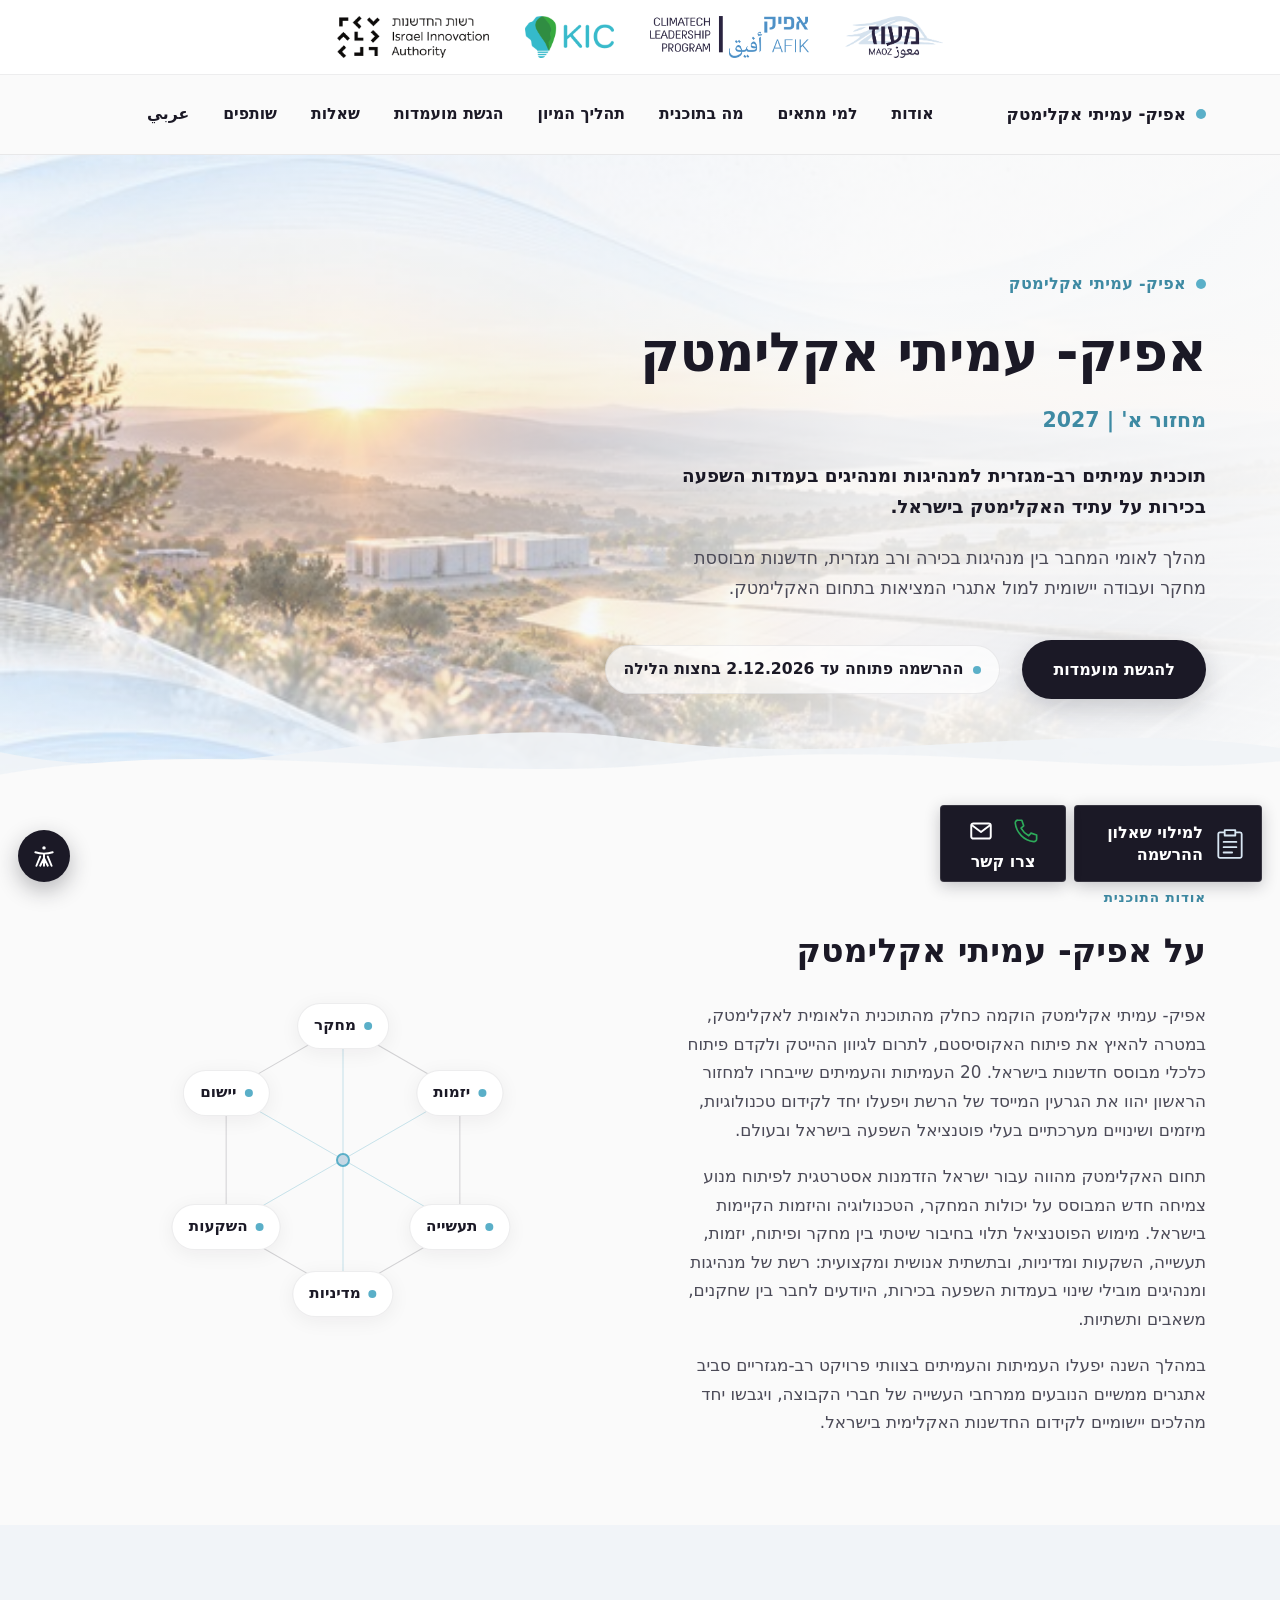
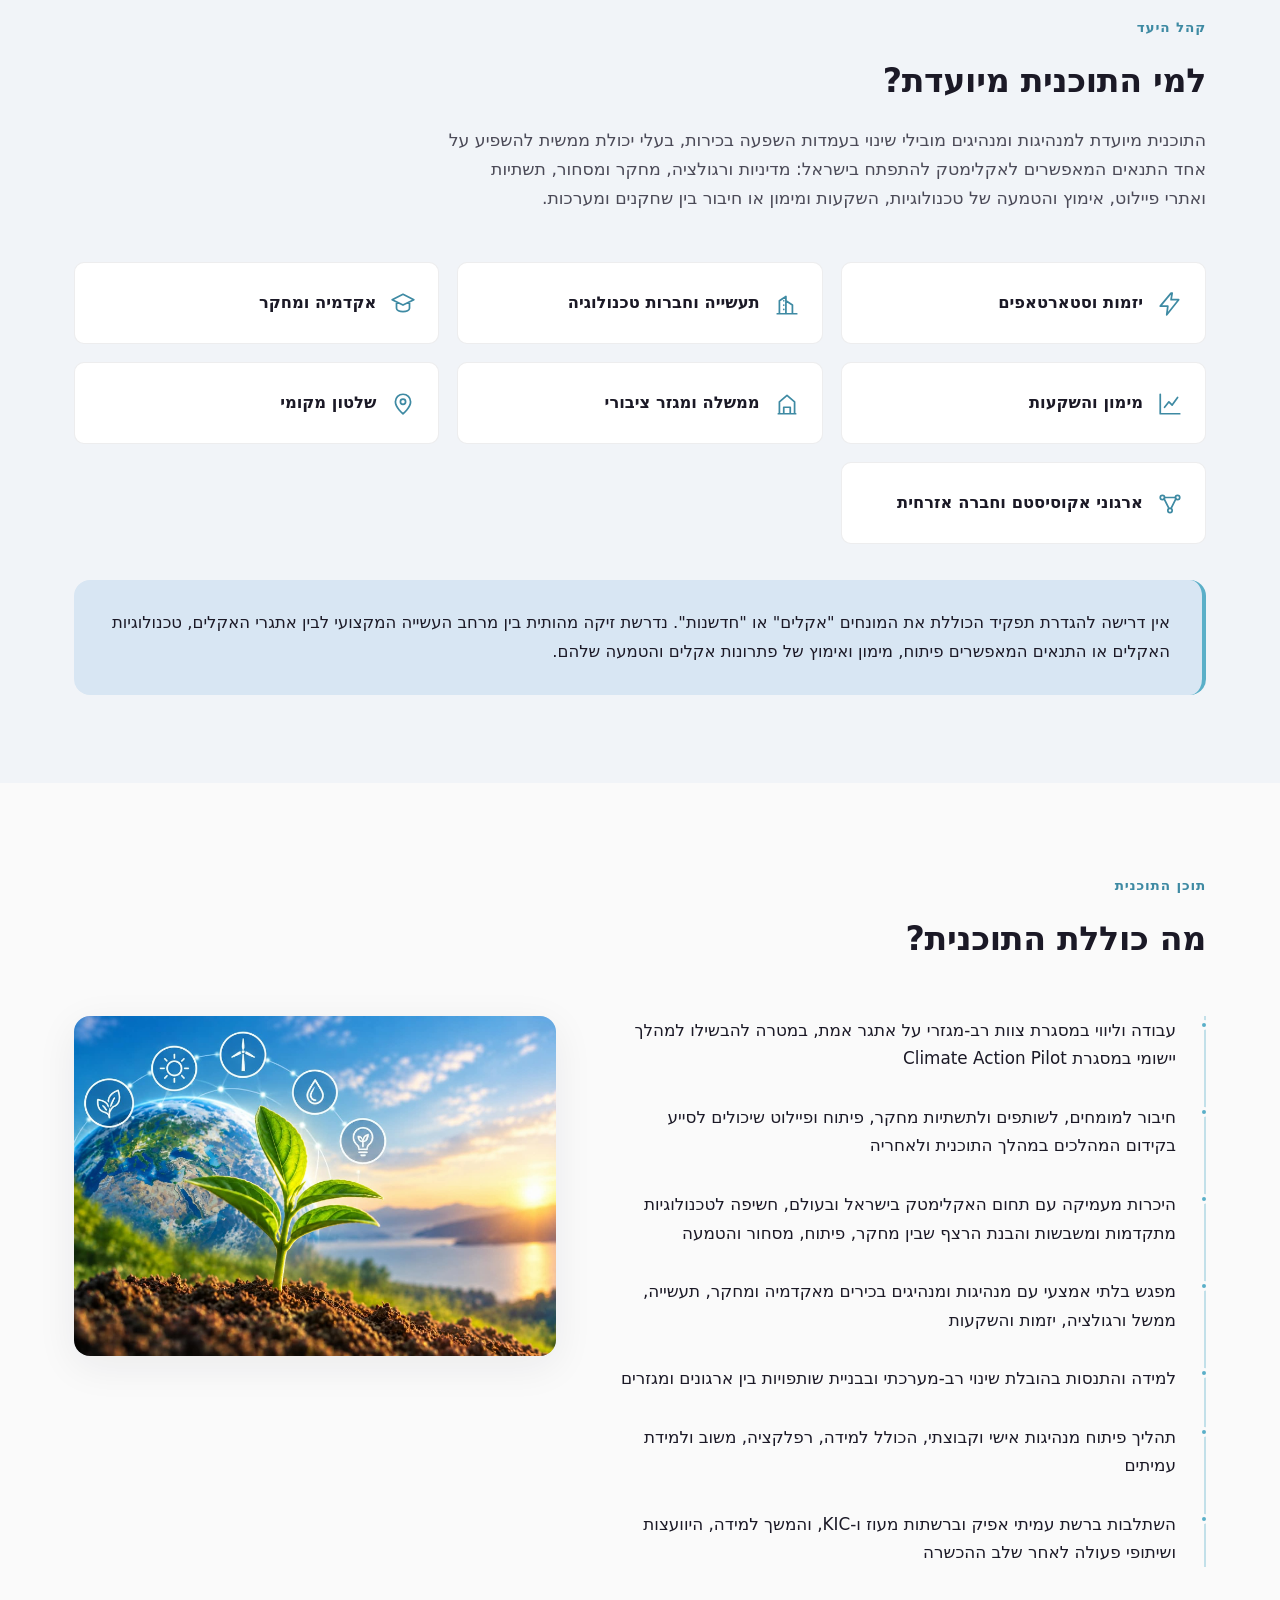
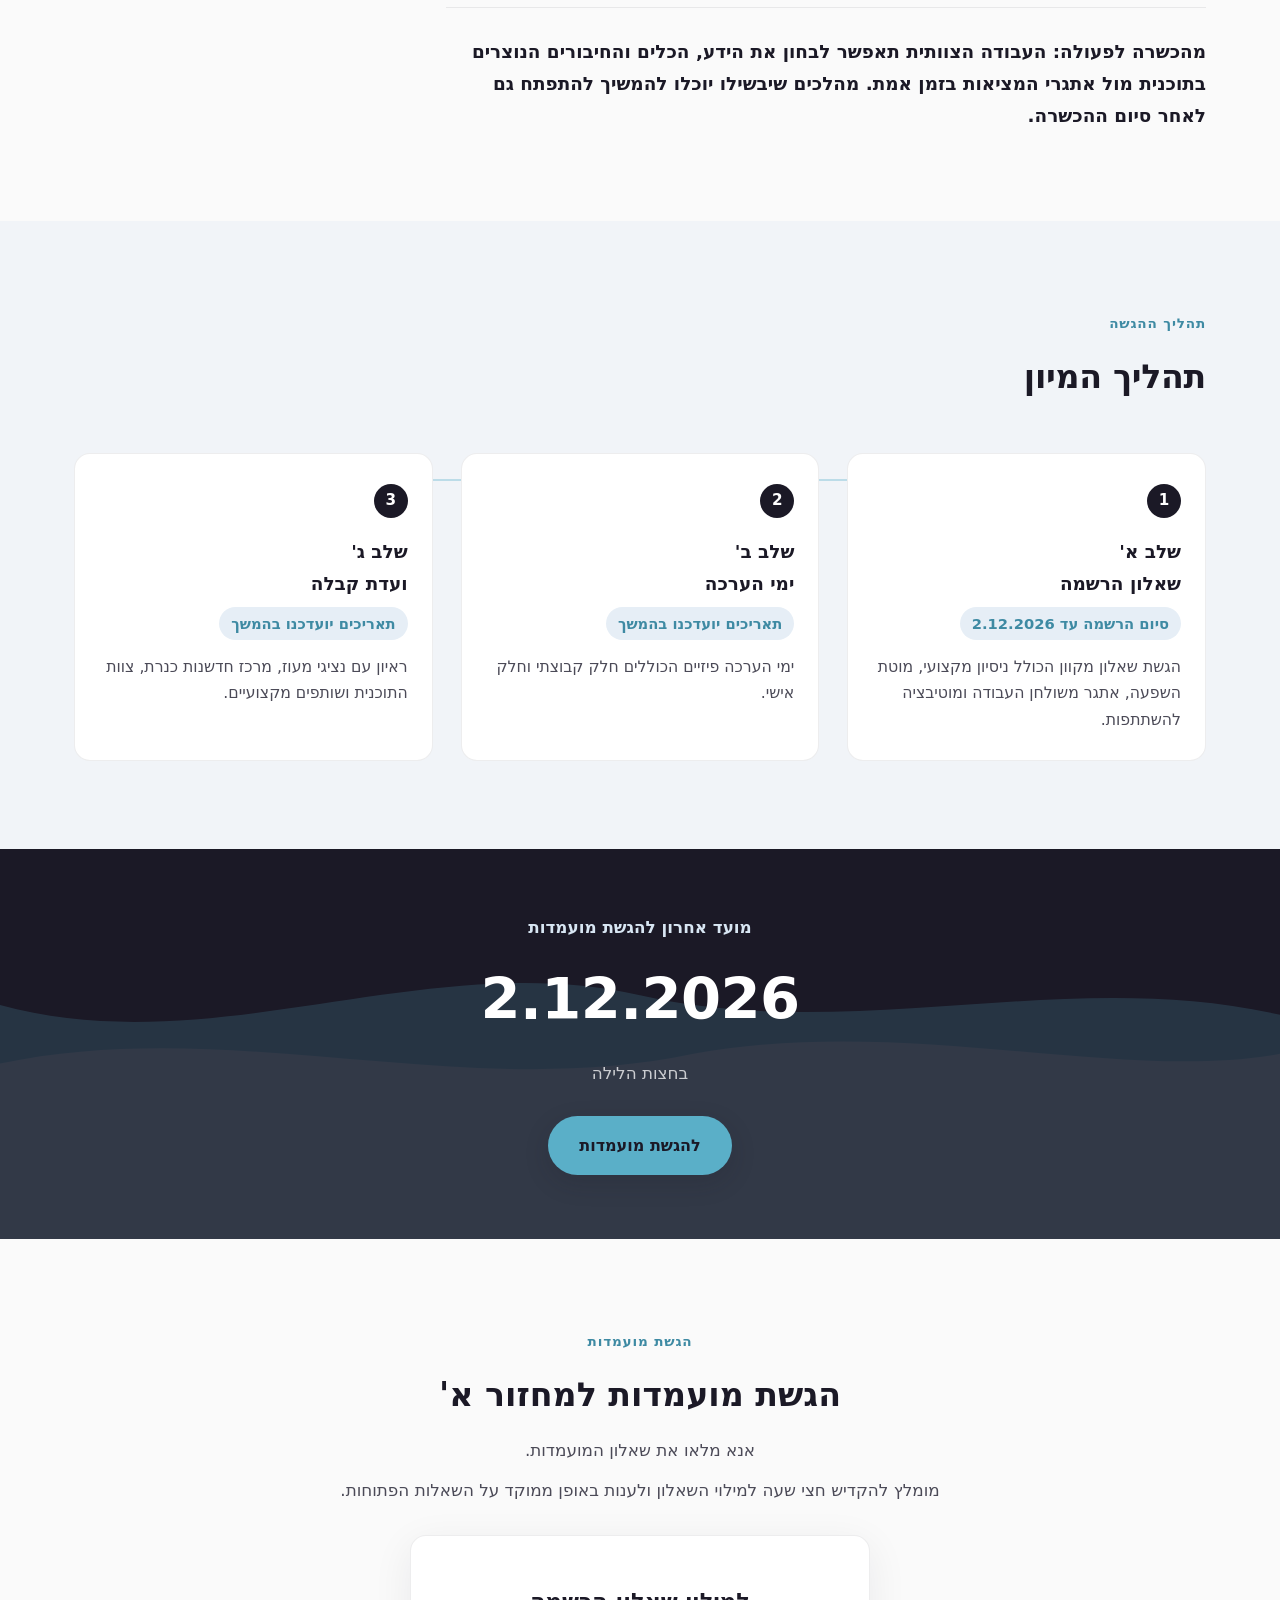
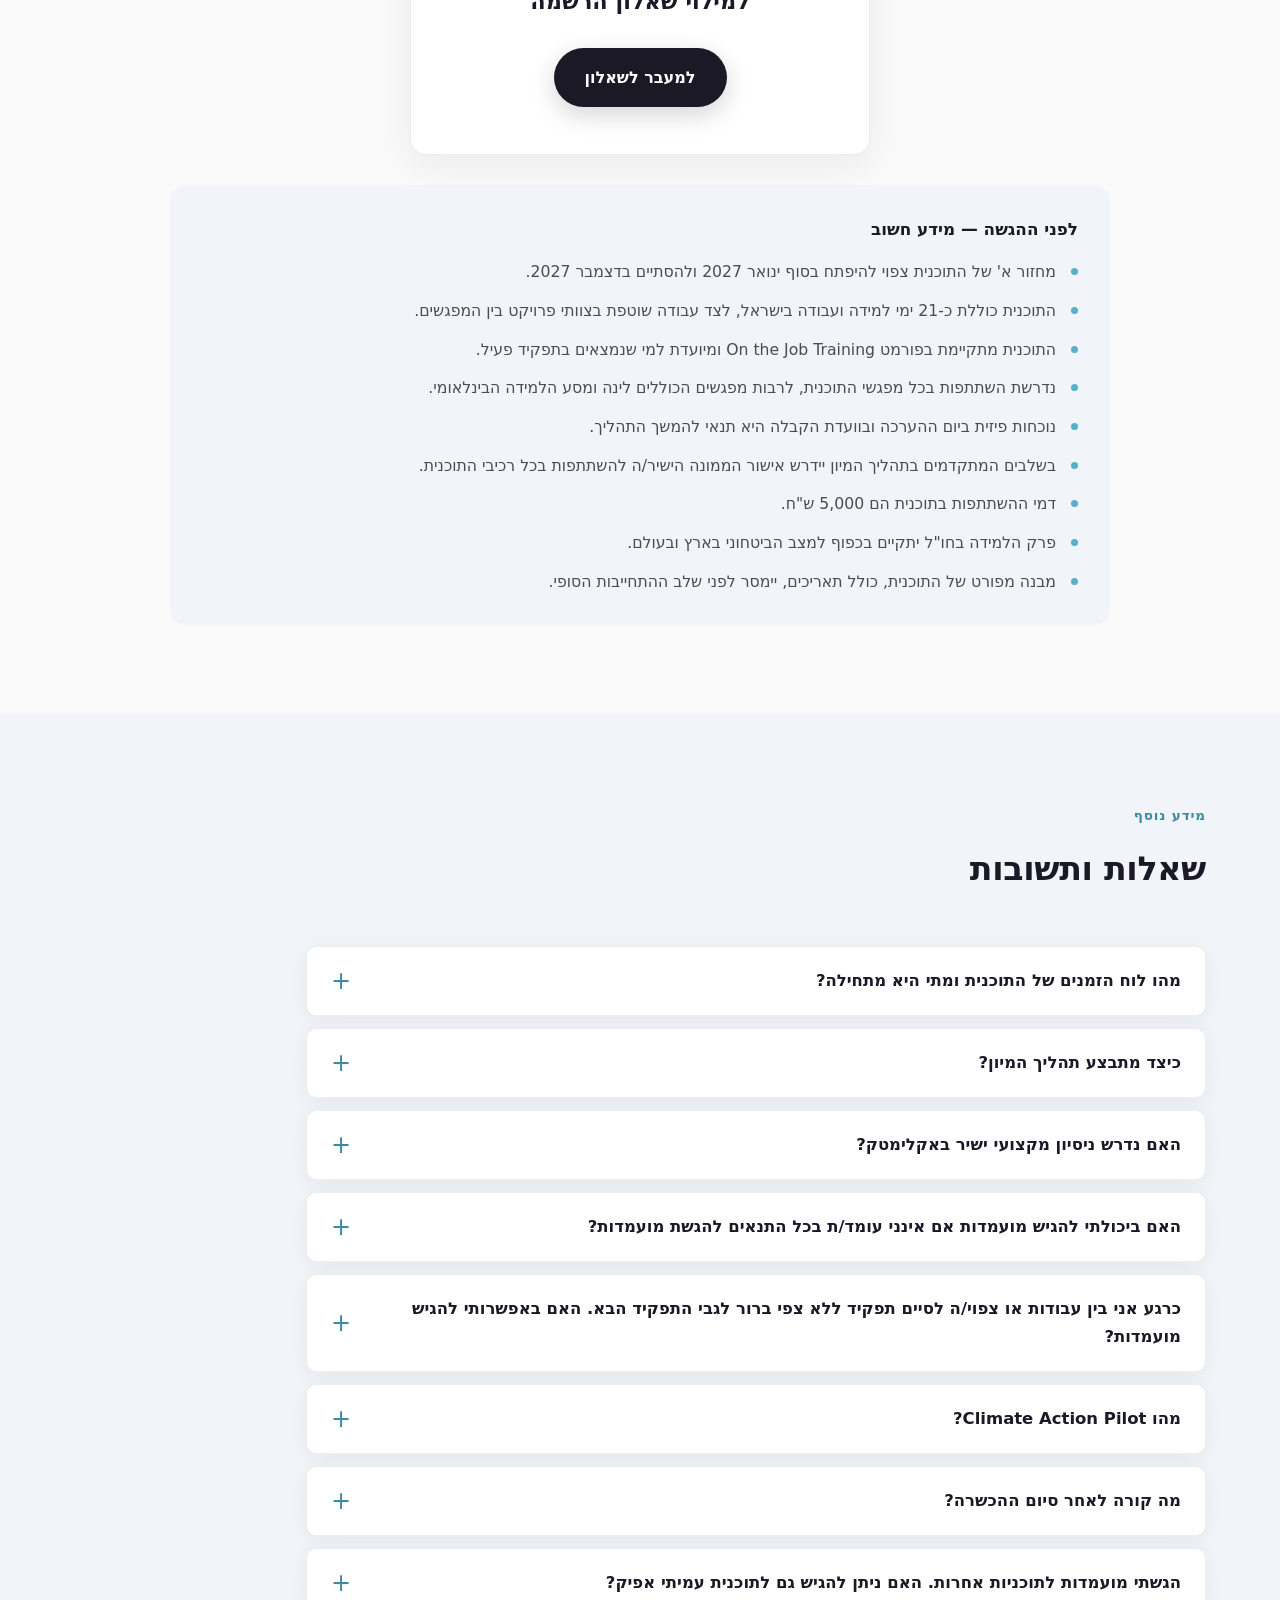
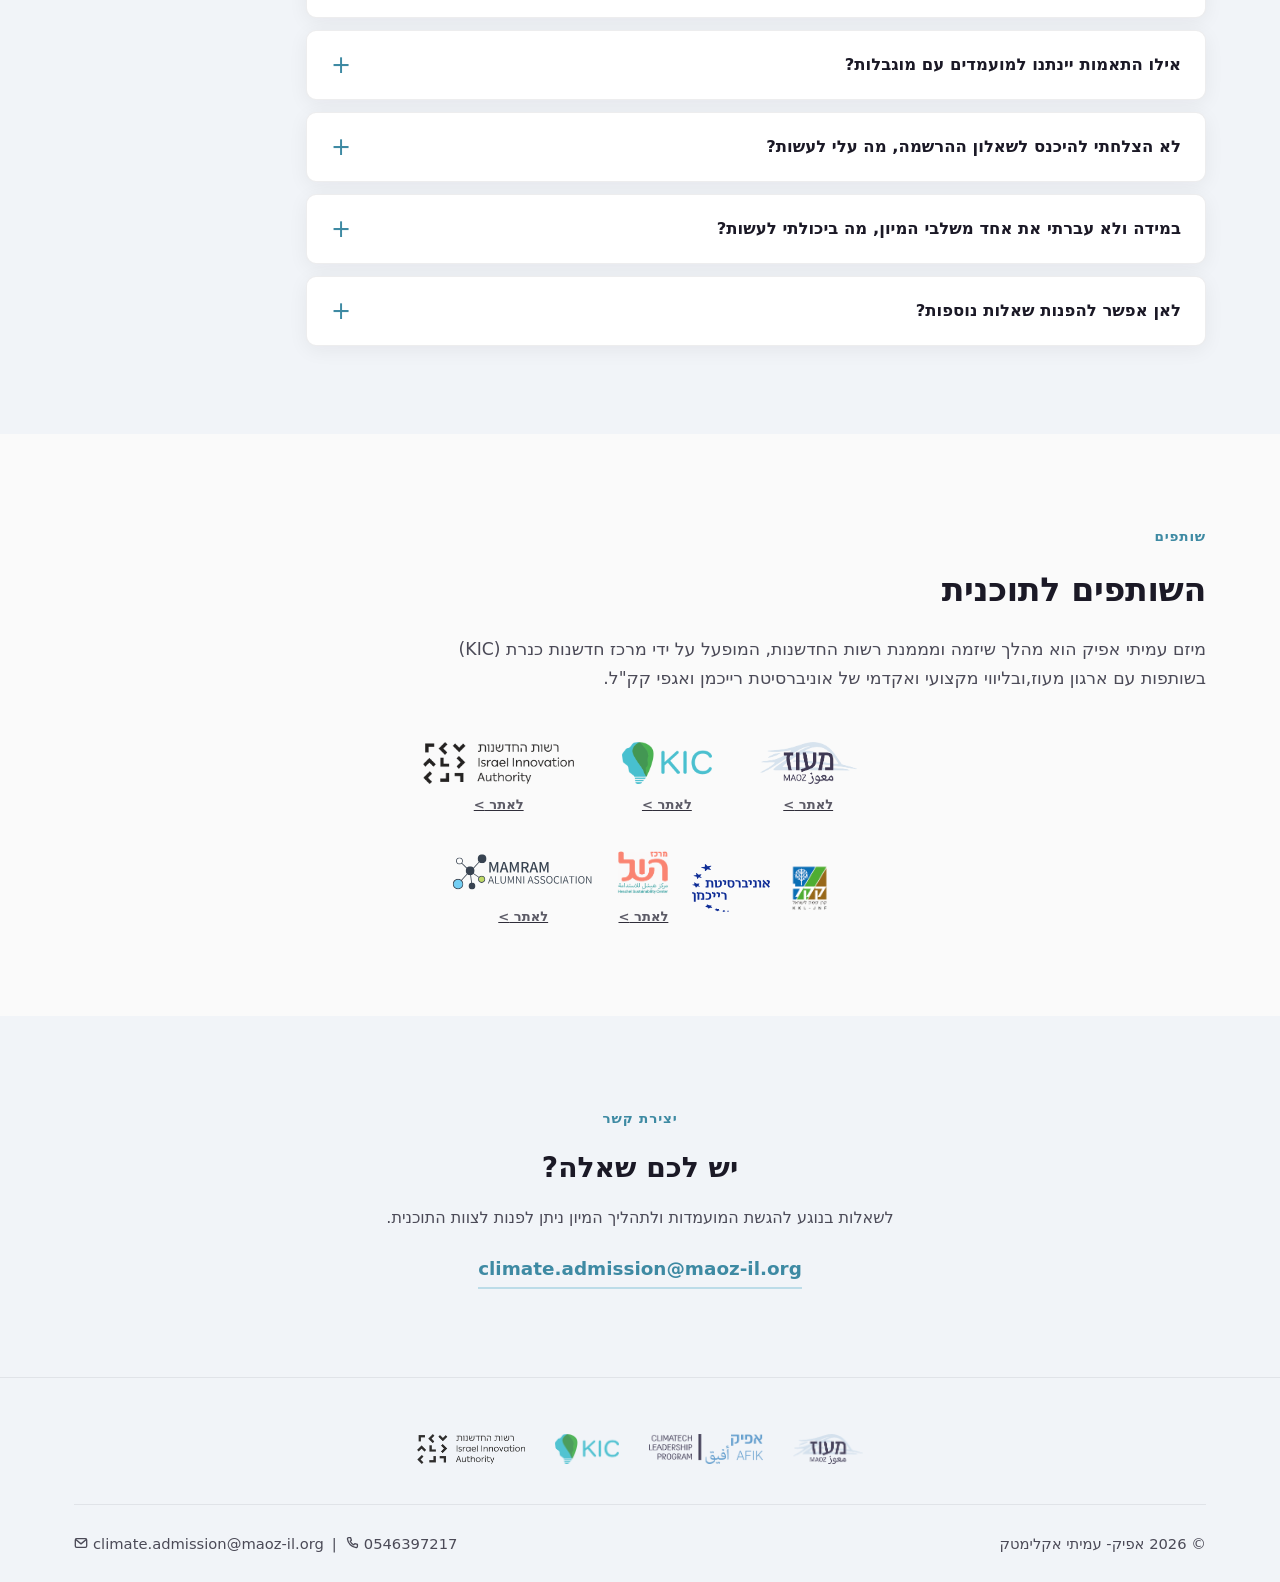
<file: index.html>
<!doctype html>
<html lang="he" dir="rtl">
<head>
<meta charset="UTF-8">
<meta name="viewport" content="width=device-width, initial-scale=1">
<title>אפיק- עמיתי אקלימטק | הגשת מועמדות למחזור א' 2027</title>
<meta name="description" content="קול קורא להגשת מועמדות למחזור א' של אפיק- עמיתי אקלימטק — תוכנית עמיתים רב-מגזרית למנהיגות ומנהיגים בעמדות השפעה בכירות על עתיד האקלימטק בישראל.  מהלך לאומי המחבר בין מנהיגות בכירה ורב מגזרית, חדשנות מבוססת מחקר ועבודה יישומית למול אתגרי המציאות בתחום האקלימטק.">
<meta property="og:type" content="website">
<meta property="og:url" content="https://kicagrotech.github.io/Climate/">
<meta property="og:title" content="אפיק- עמיתי אקלימטק | הגשת מועמדות למחזור א' 2027">
<meta property="og:description" content="קול קורא להגשת מועמדות למחזור א' של אפיק- עמיתי אקלימטק — תוכנית עמיתים רב-מגזרית למנהיגות ומנהיגים בעמדות השפעה בכירות על עתיד האקלימטק בישראל.  מהלך לאומי המחבר בין מנהיגות בכירה ורב מגזרית, חדשנות מבוססת מחקר ועבודה יישומית למול אתגרי המציאות בתחום האקלימטק.">
<meta property="og:image" content="https://kicagrotech.github.io/Climate/img/sustainability_hero_desktop_1900.jpg">
<meta property="og:image:width" content="1900">
<meta property="og:image:height" content="1267">
<meta property="og:image:type" content="image/jpeg">
<meta property="og:image:alt" content="שתיל ירוק צומח על רקע כדור הארץ וסמלי אנרגיה מתחדשת">
<meta name="twitter:card" content="summary_large_image">
<meta name="twitter:title" content="אפיק- עמיתי אקלימטק | הגשת מועמדות למחזור א' 2027">
<meta name="twitter:description" content="קול קורא להגשת מועמדות למחזור א' של אפיק- עמיתי אקלימטק — תוכנית עמיתים רב-מגזרית למנהיגות ומנהיגים בעמדות השפעה בכירות על עתיד האקלימטק בישראל.  מהלך לאומי המחבר בין מנהיגות בכירה ורב מגזרית, חדשנות מבוססת מחקר ועבודה יישומית למול אתגרי המציאות בתחום האקלימטק.">
<meta name="twitter:image" content="https://kicagrotech.github.io/Climate/img/sustainability_hero_desktop_1900.jpg">
<meta name="twitter:image:alt" content="שתיל ירוק צומח על רקע כדור הארץ וסמלי אנרגיה מתחדשת">

<!-- This page is for direct-link recipients only and must not be indexed -->
<meta name="robots" content="noindex, nofollow, noarchive, nosnippet, noimageindex">
<meta name="googlebot" content="noindex, nofollow, noarchive, nosnippet, noimageindex">
<meta name="bingbot" content="noindex, nofollow, noarchive, nosnippet">

<link rel="icon" href="img/favicon.ico" sizes="any">
<link rel="icon" type="image/png" sizes="32x32" href="img/favicon-32x32.png">
<link rel="icon" type="image/png" sizes="16x16" href="img/favicon-16x16.png">
<link rel="apple-touch-icon" sizes="180x180" href="img/apple-touch-icon.png">
<link rel="stylesheet" href="css/style.css">
</head>
<body>

<a href="#main" class="skip-link">דלגו לתוכן הראשי</a>

<!-- ==========================================================================
     HEADER — sticky: Level 1 (partner logo strip) + Level 2 (navigation)
     ========================================================================== -->
<header class="site-header" id="siteHeader">
<div class="partner-strip">
  <div class="container">
    <img src="img/logo5.png" alt="רשות החדשנות — Israel Innovation Authority" loading="eager" width="151" height="42">
    <img src="img/logo3.png" alt="KIC — מרכז חדשנות כנרת" loading="eager" width="89" height="42">
    <img src="img/logo2.png" alt="Climatech Leadership Program" loading="eager" width="84" height="42">
    <img src="img/logo1.png" alt="מעוז MAOZ" loading="eager" width="97" height="42">
  </div>
</div>

<nav class="site-nav" id="siteNav" aria-label="ניווט ראשי">
  <div class="container">
    <a href="#hero" class="brand"><span class="brand-mark" aria-hidden="true"></span>אפיק- עמיתי אקלימטק</a>

    <ul class="nav-links">
      <li><a href="#about">אודות</a></li>
      <li><a href="#audience">למי מתאים</a></li>
      <li><a href="#program">מה בתוכנית</a></li>
      <li><a href="#selection">תהליך המיון</a></li>
      <li><a href="#application">הגשת מועמדות</a></li>
      <li><a href="#faq">שאלות</a></li>
      <li><a href="#partners">שותפים</a></li>
      <li><a href="ar.html" lang="ar">عربي</a></li>
    </ul>

    <div class="nav-cta">
      <button type="button" class="hamburger" id="hamburgerBtn" aria-expanded="false" aria-controls="mobileNav" aria-label="פתיחת תפריט ניווט">
        <span></span><span></span><span></span>
      </button>
    </div>
  </div>

  <div class="mobile-nav" id="mobileNav">
    <ul>
      <li><a href="#about">אודות</a></li>
      <li><a href="#audience">למי מתאים</a></li>
      <li><a href="#program">מה בתוכנית</a></li>
      <li><a href="#selection">תהליך המיון</a></li>
      <li><a href="#application">הגשת מועמדות</a></li>
      <li><a href="#faq">שאלות</a></li>
      <li><a href="#partners">שותפים</a></li>
      <li><a href="ar.html" lang="ar">عربي</a></li>
    </ul>
  </div>
</nav>
</header>

<main id="main">

  <!-- ==========================================================================
       HERO
       ========================================================================== -->
  <section class="hero" id="hero">
    <div class="hero-media" aria-hidden="true">
      <picture>
        <source media="(max-width: 767px)" srcset="img/afik_energy_01_mobile_600.jpg">
        <source media="(min-width: 768px)" srcset="img/afik_energy_01_desktop_1900.jpg">
        <img src="img/afik_energy_01_desktop_1900.jpg" alt="" fetchpriority="high">
      </picture>
    </div>

    <div class="container">
      <div class="hero-content">
        <div class="hero-eyebrow">
          <span class="brand-mark" aria-hidden="true"></span>
          אפיק- עמיתי אקלימטק
        </div>
        <h1>אפיק- עמיתי אקלימטק</h1>
        <p class="hero-sub">מחזור א' | 2027</p>
        <p class="hero-desc" style="font-weight:600; color:var(--text-dark); font-size:1.15rem;">תוכנית עמיתים רב-מגזרית למנהיגות ומנהיגים בעמדות השפעה בכירות על עתיד האקלימטק בישראל. </p>
        <p class="hero-desc">מהלך לאומי המחבר בין מנהיגות בכירה ורב מגזרית, חדשנות מבוססת מחקר ועבודה יישומית למול אתגרי המציאות בתחום האקלימטק.</p>

        <div class="hero-actions">
          <a href="#application" class="btn btn-primary">להגשת מועמדות</a>
          <span class="hero-deadline"><span class="dot" aria-hidden="true"></span>ההרשמה פתוחה עד 2.12.2026 בחצות הלילה</span>
        </div>
      </div>
    </div>

    <div class="wave-divider" aria-hidden="true">
      <svg viewBox="0 0 1440 110" preserveAspectRatio="none" xmlns="http://www.w3.org/2000/svg">
        <path class="wave-anim w1" fill="#F1F4F8" opacity="0.9" d="M0,60 C240,110 480,10 720,45 C960,80 1200,20 1440,55 L1440,110 L0,110 Z"></path>
        <path class="wave-anim w2" fill="#FAFAFA" d="M0,85 C260,40 520,100 780,70 C1020,45 1260,90 1440,70 L1440,110 L0,110 Z"></path>
      </svg>
    </div>
  </section>

  <!-- ==========================================================================
       ABOUT
       ========================================================================== -->
  <section class="section" id="about">
    <div class="container">
      <div class="about-grid">
        <div class="about-copy reveal">
          <span class="eyebrow">אודות התוכנית</span>
          <h2 style="font-size:clamp(1.7rem,2.6vw,2.35rem); font-weight:700; margin-bottom:22px;">על אפיק- עמיתי אקלימטק</h2>
          <p>אפיק- עמיתי אקלימטק הוקמה כחלק מהתוכנית הלאומית לאקלימטק, במטרה להאיץ את פיתוח האקוסיסטם, לתרום לגיוון ההייטק ולקדם פיתוח כלכלי מבוסס חדשנות בישראל. 20 העמיתות והעמיתים שייבחרו למחזור הראשון יהוו את הגרעין המייסד של הרשת ויפעלו יחד לקידום טכנולוגיות, מיזמים ושינויים מערכתיים בעלי פוטנציאל השפעה בישראל ובעולם.</p>
          <p>תחום האקלימטק מהווה עבור ישראל הזדמנות אסטרטגית לפיתוח מנוע צמיחה חדש המבוסס על יכולות המחקר, הטכנולוגיה והיזמות הקיימות בישראל. מימוש הפוטנציאל תלוי בחיבור שיטתי בין מחקר ופיתוח, יזמות, תעשייה, השקעות ומדיניות, ובתשתית אנושית ומקצועית: רשת של מנהיגות ומנהיגים מובילי שינוי בעמדות השפעה בכירות, היודעים לחבר בין שחקנים, משאבים ותשתיות.</p>
          <p>במהלך השנה יפעלו העמיתות והעמיתים בצוותי פרויקט רב-מגזריים סביב אתגרים ממשיים הנובעים ממרחבי העשייה של חברי הקבוצה, ויגבשו יחד מהלכים יישומיים לקידום החדשנות האקלימית בישראל.</p>
        </div>

        <div class="reveal">
          <div class="ecosystem" role="img" aria-label="תרשים המחבר בין שישה תחומים: מחקר, יזמות, תעשייה, מדיניות, השקעות ויישום">
            <svg viewBox="0 0 640 420" xmlns="http://www.w3.org/2000/svg" aria-hidden="true">
              <g stroke="#5AAFC8" stroke-width="1" opacity="0.28">
                <line x1="320" y1="210" x2="320" y2="50"></line>
                <line x1="320" y1="210" x2="459" y2="130"></line>
                <line x1="320" y1="210" x2="459" y2="290"></line>
                <line x1="320" y1="210" x2="320" y2="370"></line>
                <line x1="320" y1="210" x2="181" y2="290"></line>
                <line x1="320" y1="210" x2="181" y2="130"></line>
              </g>
              <g stroke="#1B1926" stroke-width="1.2" opacity="0.18">
                <line x1="320" y1="50" x2="459" y2="130"></line>
                <line x1="459" y1="130" x2="459" y2="290"></line>
                <line x1="459" y1="290" x2="320" y2="370"></line>
                <line x1="320" y1="370" x2="181" y2="290"></line>
                <line x1="181" y1="290" x2="181" y2="130"></line>
                <line x1="181" y1="130" x2="320" y2="50"></line>
              </g>
              <g stroke="#5AAFC8" stroke-width="1" opacity="0.12">
                <line x1="320" y1="50" x2="320" y2="370"></line>
                <line x1="459" y1="130" x2="181" y2="290"></line>
                <line x1="459" y1="290" x2="181" y2="130"></line>
              </g>
            </svg>
            <span class="eco-center" aria-hidden="true"></span>
            <span class="eco-node" style="left:50%; top:12%;">מחקר</span>
            <span class="eco-node" style="left:71.7%; top:31%;">יזמות</span>
            <span class="eco-node" style="left:71.7%; top:69%;">תעשייה</span>
            <span class="eco-node" style="left:50%; top:88%;">מדיניות</span>
            <span class="eco-node" style="left:28.3%; top:69%;">השקעות</span>
            <span class="eco-node" style="left:28.3%; top:31%;">יישום</span>
          </div>
          <ul class="ecosystem-mobile">
            <li class="eco-node">מחקר</li>
            <li class="eco-node">יזמות</li>
            <li class="eco-node">תעשייה</li>
            <li class="eco-node">מדיניות</li>
            <li class="eco-node">השקעות</li>
            <li class="eco-node">יישום</li>
          </ul>
        </div>
      </div>
    </div>
  </section>

  <!-- ==========================================================================
       TARGET AUDIENCE
       ========================================================================== -->
  <section class="section section--tint" id="audience">
    <div class="container">
      <div class="section-head reveal">
        <span class="eyebrow">קהל היעד</span>
        <h2>למי התוכנית מיועדת?</h2>
        <p>התוכנית מיועדת למנהיגות ומנהיגים מובילי שינוי בעמדות השפעה בכירות, בעלי יכולת ממשית להשפיע על אחד התנאים המאפשרים לאקלימטק להתפתח בישראל: מדיניות ורגולציה, מחקר ומסחור, תשתיות ואתרי פיילוט, אימוץ והטמעה של טכנולוגיות, השקעות ומימון או חיבור בין שחקנים ומערכות.</p>
      </div>

      <div class="audience-grid reveal">
        <div class="audience-card">
          <svg viewBox="0 0 24 24" fill="none" stroke-width="1.6" stroke-linecap="round" stroke-linejoin="round" aria-hidden="true"><path d="M13 2 3 14h7l-1 8 11-14h-7l1-6Z"/></svg>
          <span>יזמות וסטארטאפים</span>
        </div>
        <div class="audience-card">
          <svg viewBox="0 0 24 24" fill="none" stroke-width="1.6" stroke-linecap="round" stroke-linejoin="round" aria-hidden="true"><path d="M3 21h18M5 21V9l6-4v16M17 21V13l-6-4M9 9h.01M9 13h.01M9 17h.01M17 17h.01"/></svg>
          <span>תעשייה וחברות טכנולוגיה</span>
        </div>
        <div class="audience-card">
          <svg viewBox="0 0 24 24" fill="none" stroke-width="1.6" stroke-linecap="round" stroke-linejoin="round" aria-hidden="true"><path d="m2 8 10-5 10 5-10 5-10-5Zm4 2v6c0 1.7 2.7 3 6 3s6-1.3 6-3v-6"/></svg>
          <span>אקדמיה ומחקר</span>
        </div>
        <div class="audience-card">
          <svg viewBox="0 0 24 24" fill="none" stroke-width="1.6" stroke-linecap="round" stroke-linejoin="round" aria-hidden="true"><path d="M3 3v18h18M7 15l4-5 3 3 5-7"/></svg>
          <span>מימון והשקעות</span>
        </div>
        <div class="audience-card">
          <svg viewBox="0 0 24 24" fill="none" stroke-width="1.6" stroke-linecap="round" stroke-linejoin="round" aria-hidden="true"><path d="M4 21h16M5 21V10l7-6 7 6v11M9 21v-6h6v6"/></svg>
          <span>ממשלה ומגזר ציבורי</span>
        </div>
        <div class="audience-card">
          <svg viewBox="0 0 24 24" fill="none" stroke-width="1.6" stroke-linecap="round" stroke-linejoin="round" aria-hidden="true"><path d="M12 21s7-5.5 7-11a7 7 0 1 0-14 0c0 5.5 7 11 7 11Z"/><circle cx="12" cy="10" r="2.4"/></svg>
          <span>שלטון מקומי</span>
        </div>
        <div class="audience-card">
          <svg viewBox="0 0 24 24" fill="none" stroke-width="1.6" stroke-linecap="round" stroke-linejoin="round" aria-hidden="true"><circle cx="5" cy="6" r="2"/><circle cx="19" cy="6" r="2"/><circle cx="12" cy="18" r="2"/><path d="M6.6 7.2 11 16M17.4 7.2 13 16M7 6h10"/></svg>
          <span>ארגוני אקוסיסטם וחברה אזרחית</span>
        </div>
      </div>

      <div class="callout reveal">
        אין דרישה להגדרת תפקיד הכוללת את המונחים  "אקלים" או "חדשנות". נדרשת זיקה מהותית בין מרחב העשייה המקצועי לבין אתגרי האקלים, טכנולוגיות האקלים או התנאים המאפשרים פיתוח, מימון ואימוץ של פתרונות אקלים והטמעה שלהם.
      </div>
    </div>
  </section>

  <!-- ==========================================================================
       WHAT THE PROGRAM INCLUDES
       ========================================================================== -->
  <section class="section program-section" id="program">
    <div class="container">
      <div class="section-head reveal">
        <span class="eyebrow">תוכן התוכנית</span>
        <h2>מה כוללת התוכנית?</h2>
      </div>

      <div class="program-layout">
        <ul class="program-list reveal">
          <li>עבודה וליווי במסגרת צוות רב-מגזרי על אתגר אמת, במטרה להבשילו למהלך יישומי במסגרת Climate Action Pilot</li>
          <li>חיבור למומחים, לשותפים ולתשתיות מחקר, פיתוח ופיילוט שיכולים לסייע בקידום המהלכים במהלך התוכנית ולאחריה</li>
          <li>היכרות מעמיקה עם תחום האקלימטק בישראל ובעולם, חשיפה לטכנולוגיות מתקדמות ומשבשות והבנת הרצף שבין מחקר, פיתוח, מסחור והטמעה</li>
          <li>מפגש בלתי אמצעי עם מנהיגות ומנהיגים בכירים מאקדמיה ומחקר, תעשייה, ממשל ורגולציה, יזמות והשקעות</li>
          <li>למידה והתנסות בהובלת שינוי רב-מערכתי ובבניית שותפויות בין ארגונים ומגזרים</li>
          <li>תהליך פיתוח מנהיגות אישי וקבוצתי, הכולל למידה, רפלקציה, משוב ולמידת עמיתים</li>
          <li>השתלבות ברשת עמיתי אפיק וברשתות מעוז ו-KIC, והמשך למידה, היוועצות ושיתופי פעולה לאחר שלב ההכשרה</li>
        </ul>

        <div class="program-visual reveal">
          <picture>
            <source media="(max-width: 767px)" srcset="img/sustainability_hero_mobile_600.jpg">
            <img src="img/sustainability_hero_desktop_1900.jpg" alt="" loading="lazy" width="1900" height="1267">
          </picture>
        </div>
      </div>

      <p class="program-highlight reveal">מהכשרה לפעולה: העבודה הצוותית תאפשר לבחון את הידע, הכלים והחיבורים הנוצרים בתוכנית מול אתגרי המציאות בזמן אמת. מהלכים שיבשילו יוכלו להמשיך להתפתח גם לאחר סיום ההכשרה.</p>
    </div>
  </section>

  <!-- ==========================================================================
       SELECTION PROCESS
       ========================================================================== -->
  <section class="section section--tint" id="selection">
    <div class="container">
      <div class="section-head reveal">
        <span class="eyebrow">תהליך ההגשה</span>
        <h2>תהליך המיון</h2>
      </div>

      <div class="timeline reveal">
        <div class="timeline-stage">
          <span class="timeline-num">1</span>
          <h3>שלב א'<br>שאלון הרשמה</h3>
          <span class="timeline-date">סיום הרשמה עד 2.12.2026</span>
          <p>הגשת שאלון מקוון הכולל ניסיון מקצועי, מוטת השפעה, אתגר משולחן העבודה ומוטיבציה להשתתפות.</p>
        </div>
        <div class="timeline-stage">
          <span class="timeline-num">2</span>
          <h3>שלב ב'<br>ימי הערכה</h3>
          <span class="timeline-date">תאריכים יועדכנו בהמשך</span>
          <p>ימי הערכה פיזיים הכוללים חלק קבוצתי וחלק אישי.</p>
        </div>
        <div class="timeline-stage">
          <span class="timeline-num">3</span>
          <h3>שלב ג'<br>ועדת קבלה</h3>
          <span class="timeline-date">תאריכים יועדכנו בהמשך</span>
          <p>ראיון עם נציגי מעוז, מרכז חדשנות כנרת, צוות התוכנית ושותפים מקצועיים.</p>
        </div>
      </div>

    </div>
  </section>

  <!-- ==========================================================================
       APPLICATION DEADLINE BANNER
       ========================================================================== -->
  <section class="deadline-banner">
    <div class="deadline-waves" aria-hidden="true">
      <svg viewBox="0 0 1440 400" preserveAspectRatio="none" xmlns="http://www.w3.org/2000/svg">
        <path class="wave-anim w1" fill="#5AAFC8" d="M0,160 C240,220 480,100 720,150 C960,200 1200,120 1440,170 L1440,400 L0,400 Z"></path>
        <path class="wave-anim w2" fill="#D8E6F3" opacity="0.5" d="M0,220 C260,170 520,260 780,210 C1020,170 1260,240 1440,210 L1440,400 L0,400 Z"></path>
      </svg>
    </div>
    <div class="container">
      <p class="eyebrow2">מועד אחרון להגשת מועמדות</p>
      <p class="big-date">2.12.2026</p>
      <p class="midnight">בחצות הלילה</p>
      <a href="#application" class="btn btn-primary">להגשת מועמדות</a>
    </div>
  </section>

  <!-- ==========================================================================
       APPLICATION FORM
       ========================================================================== -->
  <section class="section" id="application">
    <div class="container">
      <div class="application-layout">
        <div class="application-intro reveal">
          <span class="eyebrow">הגשת מועמדות</span>
          <h2 style="font-size:clamp(1.7rem,2.6vw,2.35rem); font-weight:700;">הגשת מועמדות למחזור א'</h2>
          <p>אנא מלאו את שאלון המועמדות.</p>
          <p>מומלץ להקדיש חצי שעה למילוי השאלון ולענות באופן ממוקד על השאלות הפתוחות.</p>
        </div>

        <div class="form-card reveal">
          <div class="application-options">
            <article class="application-option">
              <h3>למילוי שאלון הרשמה</h3>
              <a class="btn btn-primary" href="https://maozmb.formtitan.com/ftproject/ft9661c481bd414038a4bed90727682756" target="_blank" rel="noopener noreferrer">למעבר לשאלון</a>
            </article>
          </div>
        </div>

        <div class="info-notes reveal">
          <h3>לפני ההגשה — מידע חשוב</h3>
          <ul>
            <li>מחזור א' של התוכנית צפוי להיפתח בסוף ינואר 2027 ולהסתיים בדצמבר 2027.</li>
            <li>התוכנית כוללת כ-21 ימי למידה ועבודה בישראל, לצד עבודה שוטפת בצוותי פרויקט בין המפגשים.</li>
            <li>התוכנית מתקיימת בפורמט On the Job Training ומיועדת למי שנמצאים בתפקיד פעיל.</li>
            <li>נדרשת השתתפות בכל מפגשי התוכנית, לרבות מפגשים הכוללים לינה ומסע הלמידה הבינלאומי.</li>
            <li>נוכחות פיזית ביום ההערכה ובוועדת הקבלה היא תנאי להמשך התהליך.</li>
            <li>בשלבים המתקדמים בתהליך המיון יידרש אישור הממונה הישיר/ה להשתתפות בכל רכיבי התוכנית.</li>
            <li>דמי ההשתתפות בתוכנית הם 5,000 ש"ח.</li>
            <li>פרק הלמידה בחו"ל יתקיים בכפוף למצב הביטחוני בארץ ובעולם.</li>
            <li>מבנה מפורט של התוכנית, כולל תאריכים, יימסר לפני שלב ההתחייבות הסופי.</li>
          </ul>
        </div>
      </div>
    </div>
  </section>

  <!-- ==========================================================================
       FREQUENTLY ASKED QUESTIONS
       ========================================================================== -->
  <section class="section section--tint" id="faq">
    <div class="container">
      <div class="section-head reveal">
        <span class="eyebrow">מידע נוסף</span>
        <h2>שאלות ותשובות</h2>
      </div>

      <div class="faq-list reveal">
        <details class="faq-item">
          <summary>מהו לוח הזמנים של התוכנית ומתי היא מתחילה?</summary>
          <div class="faq-answer">
            <p>מחזור א' של התוכנית צפוי להתחיל בסוף ינואר 2027 ולהסתיים בדצמבר 2027. התוכנית תכלול כ-21 ימי למידה ועבודה בישראל, מתוכם כ-6 לילות, ועוד מסע למידה בינלאומי בן 7 ימים, לצד עבודה בין המפגשים. לוח התאריכים המלא יימסר למועמדים לפני שלב ההתחייבות הסופי.</p>
          </div>
        </details>

        <details class="faq-item">
          <summary>כיצד מתבצע תהליך המיון?</summary>
          <div class="faq-answer">
            <p>תהליך המיון מורכב משלושה שלבים: הגשת מועמדות, ויום הערכה הכולל חלק אישי וקבוצתי. לכל שלב יוזמנו המועמדים והמועמדות המובילים והמתאימים ביותר מהשלב הקודם.</p>
            <p>לתוכניות מעוז השונות נרשמים בכל שנה מאות מועמדים (יחס הקבלה עומד על כ-1:15). לכל שלב יזומנו המועמדים המובילים והמתאימים ביותר מהשלב הקודם, מתוכם נבחרים 25 עמיתים על ידי נציגים של חברי רשת מעוז, צוות המיזם, שותפי המיזם, בעלי עניין והצוות הבכיר של ארגון מעוז.</p>
          </div>
        </details>

        <details class="faq-item">
          <summary>האם נדרש ניסיון מקצועי ישיר באקלימטק?</summary>
          <div class="faq-answer">
            <p>לא בהכרח. התוכנית מיועדת גם למנהיגות ומנהיגים שהשפעתם על התחום נובעת ממדיניות, תשתיות, תכנון, תעשייה, מימון, מחקר או אימוץ טכנולוגיות. השאלה המרכזית היא האם מרחב העשייה המקצועי מחובר באופן מהותי למשימת התוכנית והאם קיימת יכולת להניע שינוי.</p>
          </div>
        </details>

        <details class="faq-item">
          <summary>האם ביכולתי להגיש מועמדות אם אינני עומד/ת בכל התנאים להגשת מועמדות?</summary>
          <div class="faq-answer">
            <p>קבלת ההחלטות מתבצעת בהתאם לקריטריונים המוצגים בקול הקורא ומתוך רצון לייצר רשת רלוונטית של מובילי שינוי. לעיתים הקריטריונים אינם משקפים את מלוא מוטת ההשפעה של המועמד/ת. אם יש בידך השפעה שאינה באה לידי ביטוי באמצעות קריטריונים אלו, ניתן להגיש מועמדות ולנמק, גם אם אינך עומד/ת בכל דרישות החובה.</p>
          </div>
        </details>

        <details class="faq-item">
          <summary>כרגע אני בין עבודות או צפוי/ה לסיים תפקיד ללא צפי ברור לגבי התפקיד הבא. האם באפשרותי להגיש מועמדות?</summary>
          <div class="faq-answer">
            <p>התוכנית בנויה בפורמט On the Job Training ומכוונת ליישום תהליכי הלמידה במרחב העשייה של העמית במסגרת תפקידו. לכן התוכנית מיועדת למי שנמצאים בתפקיד פעיל המאפשר ליישם את הלמידה ולקדם אתגר ממשי. שינוי תפקיד במהלך תהליך המיון ייבחן בהתאם לתפקיד החדש.</p>
          </div>
        </details>

        <details class="faq-item">
          <summary>מהו Climate Action Pilot?</summary>
          <div class="faq-answer">
            <p>מהלך יישומי המפותח במשותף על ידי צוות רב-מגזרי סביב אתגר אמת. הוא יכול להיות פיתוח או התאמה של טכנולוגיה מבוססת מחקר, הוכחת היתכנות או פיילוט, מסחור ידע, הנבטת מיזם, מהלך רגולטורי, מנגנון מימון, תשתית נתונים או שיתוף פעולה חדש בין ממשל, אקדמיה, תעשייה והון.</p>
          </div>
        </details>

        <details class="faq-item">
          <summary>מה קורה לאחר סיום ההכשרה?</summary>
          <div class="faq-answer">
            <p>הבוגרים יצטרפו לרשת עמיתי אפיק ולרשתות מעוז ו-KIC. הרשת תמשיך לפעול באמצעות למידת עמיתים, היוועצות וקידום מהלכים. מהלכים שיבשילו יוכלו להתחבר לתשתיות ניסוי, למומחים, לשותפים ולמסלולי המשך בהתאם להתאמה ולקריטריונים.</p>
          </div>
        </details>

        <details class="faq-item">
          <summary>הגשתי מועמדות לתוכניות אחרות. האם ניתן להגיש גם לתוכנית עמיתי אפיק?</summary>
          <div class="faq-answer">
            <p>ניתן להגיש מועמדות ליותר מתוכנית אחת. בשלב ימי ההערכה תידרש בחירה והתחייבות לאחת התוכניות. הבחירה בתוכנית אחת והסרת המועמדות מהאחרת אינן מהוות ערובה לקבלה. ההמלצה היא לבחור בתוכנית המתאימה ביותר למרחב שבו המועמד/ת רואה את עצמו/ה משפיע/ה.</p>
          </div>
        </details>

        <details class="faq-item">
          <summary>אילו התאמות יינתנו למועמדים עם מוגבלות?</summary>
          <div class="faq-answer">
            <p>נוכחותם של מנהיגים ומנהיגות ממגוון קבוצות וקהלים, כולל אנשים עם מוגבלות, חשובה לנו. לכן אנו פועלים להנגשת תהליכי המיון וההכשרה. כחלק מהתהליך, צוות האיתור והמיון יברר עם המועמד את ההתאמות הנדרשות לתהליך המיון ויפעל ליישומן, ובהמשך גם במהלך התוכנית.</p>
          </div>
        </details>

        <details class="faq-item">
          <summary>לא הצלחתי להיכנס לשאלון ההרשמה, מה עלי לעשות?</summary>
          <div class="faq-answer">
            <p>מומלץ להיכנס לקישור דרך דפדפן Google Chrome. במידה והשאלון אינו עולה, ייתכן שקיימת חסימה טכנית במקום העבודה. במקרה זה כדאי לנסות להיכנס לקישור ממחשב או מרשת אחרת.</p>
          </div>
        </details>

        <details class="faq-item">
          <summary>במידה ולא עברתי את אחד משלבי המיון, מה ביכולתי לעשות?</summary>
          <div class="faq-answer">
            <p>אנו מציעים שיחות משוב למועמדים המעוניינים בכך ומאפשרים הרשמה חוזרת במחזורים הבאים. בנוסף, ניתן להגיש ערעור על ההחלטה בכל אחד משלבי המיון.</p>
            <p>את הערעור יש להגיש בדואר אלקטרוני לכתובת <a href="mailto:climate.admissions@maoz-il.org">climate.admissions@maoz-il.org</a> תוך 4 ימים ממועד קבלת התשובה. יש לצרף מכתב באורך של עד עמוד אחד ולציין את סיבת הערעור. ועדת הערעורים תתכנס, תדון בערעור ותעדכן את המועמד בנוגע להחלטה.</p>
          </div>
        </details>

        <details class="faq-item">
          <summary>לאן אפשר להפנות שאלות נוספות?</summary>
          <div class="faq-answer">
            <p>בטלפון: <a href="tel:0546397217">0546397217</a></p>
            <p>בדואר אלקטרוני: <a href="mailto:climate.admissions@maoz-il.org">climate.admissions@maoz-il.org</a></p>
          </div>
        </details>
      </div>
    </div>
  </section>

  <!-- ==========================================================================
       PARTNERS
       ========================================================================== -->
  <section class="section" id="partners">
    <div class="container">
      <div class="section-head reveal">
        <span class="eyebrow">שותפים</span>
        <h2>השותפים לתוכנית</h2>
        <p>מיזם עמיתי אפיק הוא מהלך שיזמה ומממנת רשות החדשנות, המופעל על ידי מרכז חדשנות כנרת (KIC) בשותפות עם ארגון מעוז,ובליווי מקצועי ואקדמי של אוניברסיטת רייכמן ואגפי קק"ל.</p>
      </div>

      <div class="partners-logos reveal">
        <div class="partners-logos-primary">
          <a href="https://innovationisrael.org.il/" target="_blank" rel="noopener noreferrer" aria-label="רשות החדשנות — Israel Innovation Authority">
            <img src="img/logo5.png" alt="רשות החדשנות — Israel Innovation Authority" loading="lazy" width="151" height="42">
            <span class="partner-link-label">לאתר <span aria-hidden="true">&gt;</span></span>
          </a>
          <a href="https://www.kinneretinnovation.com/he" target="_blank" rel="noopener noreferrer" aria-label="KIC — מרכז חדשנות כנרת">
            <img src="img/logo2.png" alt="KIC — מרכז חדשנות כנרת" loading="lazy" width="89" height="42">
            <span class="partner-link-label">לאתר <span aria-hidden="true">&gt;</span></span>
          </a>
          <a href="https://maoz-il.org/" target="_blank" rel="noopener noreferrer" aria-label="מעוז MAOZ">
            <img src="img/logo1.png" alt="מעוז MAOZ" loading="lazy" width="97" height="42">
            <span class="partner-link-label">לאתר <span aria-hidden="true">&gt;</span></span>
          </a>
        </div>
        <div class="partners-logos-additional">
          <img src="img/kkl-logo.png" alt="המדען הראשי של קק״ל" loading="lazy">
          <img src="img/reichman-logo.svg" alt="אוניברסיטת רייכמן" loading="lazy">
          <a href="https://heschel.org.il/" target="_blank" rel="noopener noreferrer" aria-label="מרכז השל לקיימות">
            <img src="img/heschel.png" alt="מרכז השל לקיימות — Heschel Sustainability Center" loading="lazy">
            <span class="partner-link-label">לאתר <span aria-hidden="true">&gt;</span></span>
          </a>
          <a href="https://mamramalumni.org.il/" target="_blank" rel="noopener noreferrer" aria-label="אתר ממר״ם">
            <img src="img/mamram.svg" alt="ממר״ם" loading="lazy">
            <span class="partner-link-label">לאתר <span aria-hidden="true">&gt;</span></span>
          </a>
        </div>
      </div>
    </div>
  </section>

  <!-- ==========================================================================
       CONTACT
       ========================================================================== -->
  <section class="section section--tint" id="contact">
    <div class="container">
      <div class="contact-block reveal">
        <span class="eyebrow">יצירת קשר</span>
        <h2 style="font-size:clamp(1.5rem,2.2vw,2rem); font-weight:700;">יש לכם שאלה?</h2>
        <p>לשאלות בנוגע להגשת המועמדות ולתהליך המיון ניתן לפנות לצוות התוכנית.</p>
        <!-- Contact email: update once in js/main.js -> CONTACT_EMAIL -->
        <a href="mailto:climate.admission@maoz-il.org" class="contact-email" data-email-link data-email-text>climate.admission@maoz-il.org</a>
      </div>
    </div>
  </section>

</main>

<!-- ==========================================================================
     FOOTER
     ========================================================================== -->
<footer class="site-footer">
  <div class="container">
    <div class="footer-logos">
      <img src="img/logo5.png" alt="רשות החדשנות — Israel Innovation Authority" loading="lazy" width="108" height="30">
      <img src="img/logo3.png" alt="KIC — מרכז חדשנות כנרת" loading="lazy" width="64" height="30">
      <img src="img/logo2.png" alt="Climatech Leadership Program" loading="lazy" width="60" height="30">
      <img src="img/logo1.png" alt="מעוז MAOZ" loading="lazy" width="70" height="30">
    </div>

    <div class="footer-bottom">
      <span>© 2026 אפיק- עמיתי אקלימטק</span>
      <nav class="footer-links" aria-label="קישורים נוספים">
        <!-- Contact email: update once in js/main.js -> CONTACT_EMAIL -->
        <span class="footer-contact">
          <a href="mailto:climate.admission@maoz-il.org" class="footer-email footer-contact-link" data-email-link><svg class="footer-contact-icon" viewBox="0 0 16 16" fill="none" stroke="currentColor" stroke-width="1.5" stroke-linecap="round" stroke-linejoin="round" aria-hidden="true"><rect x="1.5" y="3" width="13" height="10" rx="1.5"></rect><path d="m2 4 6 5 6-5"></path></svg><span data-email-text>climate.admission@maoz-il.org</span></a>
          <span class="footer-separator" aria-hidden="true">|</span>
          <a href="tel:0546397217" class="footer-contact-link"><svg class="footer-contact-icon" viewBox="0 0 16 16" fill="none" stroke="currentColor" stroke-width="1.5" stroke-linecap="round" stroke-linejoin="round" aria-hidden="true"><path d="M4.2 1.8h2.1l1 3-1.4 1.2a10 10 0 0 0 4.1 4.1l1.2-1.4 3 1v2.1a1.4 1.4 0 0 1-1.5 1.4A11.2 11.2 0 0 1 2.8 3.3a1.4 1.4 0 0 1 1.4-1.5Z"></path></svg>0546397217</a>
        </span>
      </nav>
    </div>
  </div>
</footer>

<nav class="floating-actions" aria-label="קישורים מהירים">
  <a class="floating-action floating-action--apply" href="https://maozmb.formtitan.com/ftproject/ft9661c481bd414038a4bed90727682756" target="_blank" rel="noopener noreferrer">
    <svg viewBox="0 0 32 32" fill="none" stroke="currentColor" stroke-width="1.7" stroke-linecap="round" stroke-linejoin="round" aria-hidden="true">
      <path d="M10 5H6.5A1.5 1.5 0 0 0 5 6.5v21A1.5 1.5 0 0 0 6.5 29h19a1.5 1.5 0 0 0 1.5-1.5v-21A1.5 1.5 0 0 0 25.5 5H22"></path>
      <path d="M11 3h10v5H11zM10 14h12M10 19h12M10 24h8"></path>
    </svg>
    <span>למילוי שאלון ההרשמה</span>
  </a>
  <div class="floating-action floating-action--contact">
    <div class="floating-contact-links">
      <a href="tel:0546397217" aria-label="התקשרו אלינו">
        <svg viewBox="0 0 32 32" fill="none" stroke="currentColor" stroke-width="1.8" stroke-linecap="round" stroke-linejoin="round" aria-hidden="true"><path d="M8.4 4.5h4.2l2 6-2.8 2.4a20 20 0 0 0 8.2 8.2l2.4-2.8 6 2v4.2a2.8 2.8 0 0 1-3 2.8A22.4 22.4 0 0 1 5.6 7.5a2.8 2.8 0 0 1 2.8-3Z"></path></svg>
      </a>
      <a href="mailto:climate.admission@maoz-il.org" data-email-link aria-label="שליחת דואר אלקטרוני">
        <svg viewBox="0 0 24 24" fill="none" stroke="currentColor" stroke-width="1.8" stroke-linecap="round" stroke-linejoin="round" aria-hidden="true"><rect x="3" y="5" width="18" height="14" rx="2"></rect><path d="m4 7 8 6 8-6"></path></svg>
      </a>
    </div>
    <span>צרו קשר</span>
  </div>
</nav>

<!-- ==========================================================================
     ACCESSIBILITY WIDGET
     ========================================================================== -->
<button type="button" class="a11y-toggle" id="a11yToggle" aria-expanded="false" aria-controls="a11yPanel" aria-label="אפשרויות נגישות">
  <svg viewBox="0 0 24 24" fill="none" stroke="currentColor" stroke-width="1.8" stroke-linecap="round" stroke-linejoin="round" aria-hidden="true">
    <circle cx="12" cy="4.5" r="1.6" fill="currentColor" stroke="none"></circle>
    <path d="M4 8.5c2.7.9 5.3 1.3 8 1.3s5.3-.4 8-1.3M12 9.8V21M12 14l-3.5 7M12 14l3.5 7M8.5 12.5 5 21M15.5 12.5 19 21"></path>
  </svg>
</button>

<div class="a11y-panel" id="a11yPanel" role="dialog" aria-modal="false" aria-labelledby="a11yPanelTitle">
  <div class="a11y-panel-head">
    <h2 id="a11yPanelTitle">אפשרויות נגישות</h2>
    <button type="button" class="a11y-close" id="a11yClose" aria-label="סגירת חלונית נגישות">✕</button>
  </div>
  <ul>
    <li><button type="button" class="a11y-option" data-action="font-inc">הגדלת טקסט</button></li>
    <li><button type="button" class="a11y-option" data-action="font-dec">הקטנת טקסט</button></li>
    <li><button type="button" class="a11y-option" data-action="contrast" aria-pressed="false">ניגודיות גבוהה</button></li>
    <li><button type="button" class="a11y-option" data-action="underline" aria-pressed="false">הדגשת קישורים</button></li>
    <li><button type="button" class="a11y-option" data-action="stop-anim" aria-pressed="false">עצירת אנימציות</button></li>
    <li><button type="button" class="a11y-option" data-action="reset">איפוס הגדרות</button></li>
    <li><a href="[ACCESSIBILITY_STATEMENT_URL]" class="a11y-option">הצהרת נגישות</a></li>
  </ul>
</div>

<script src="js/main.js"></script>
</body>
</html>
</file>
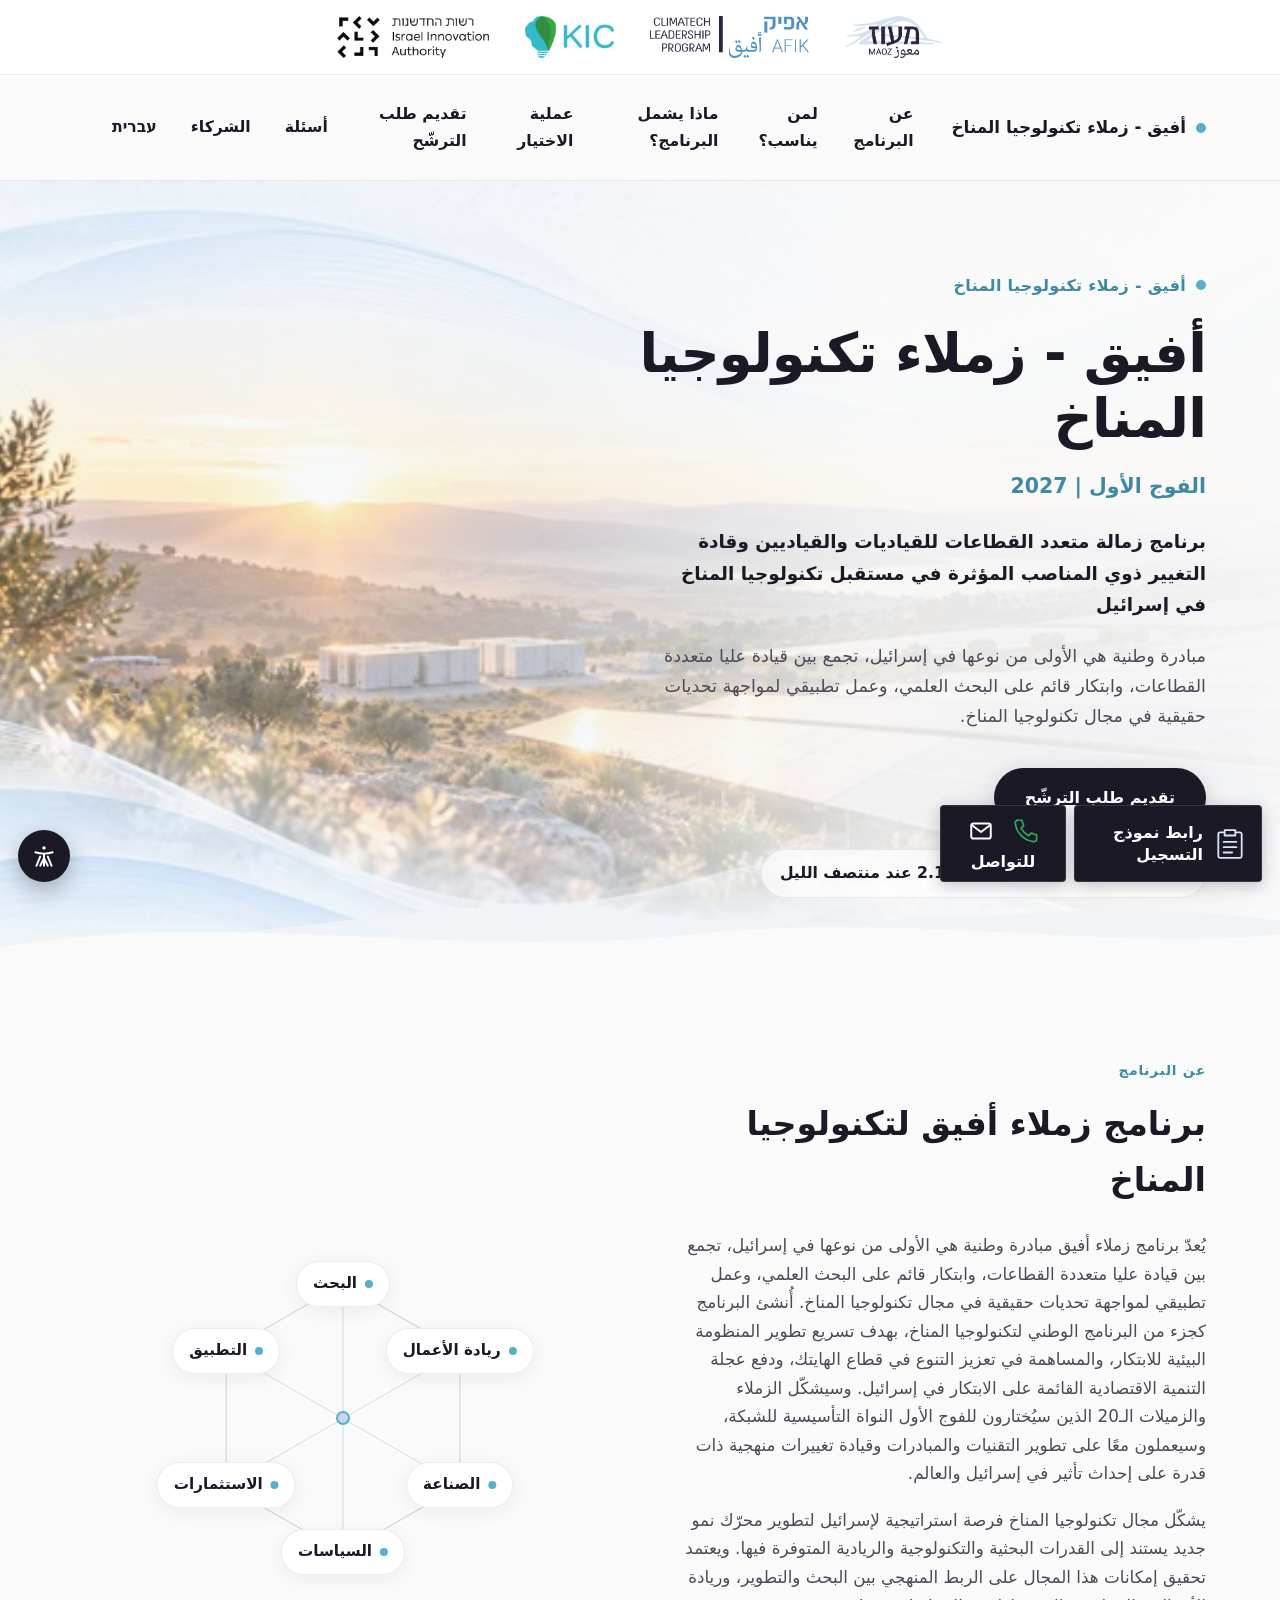
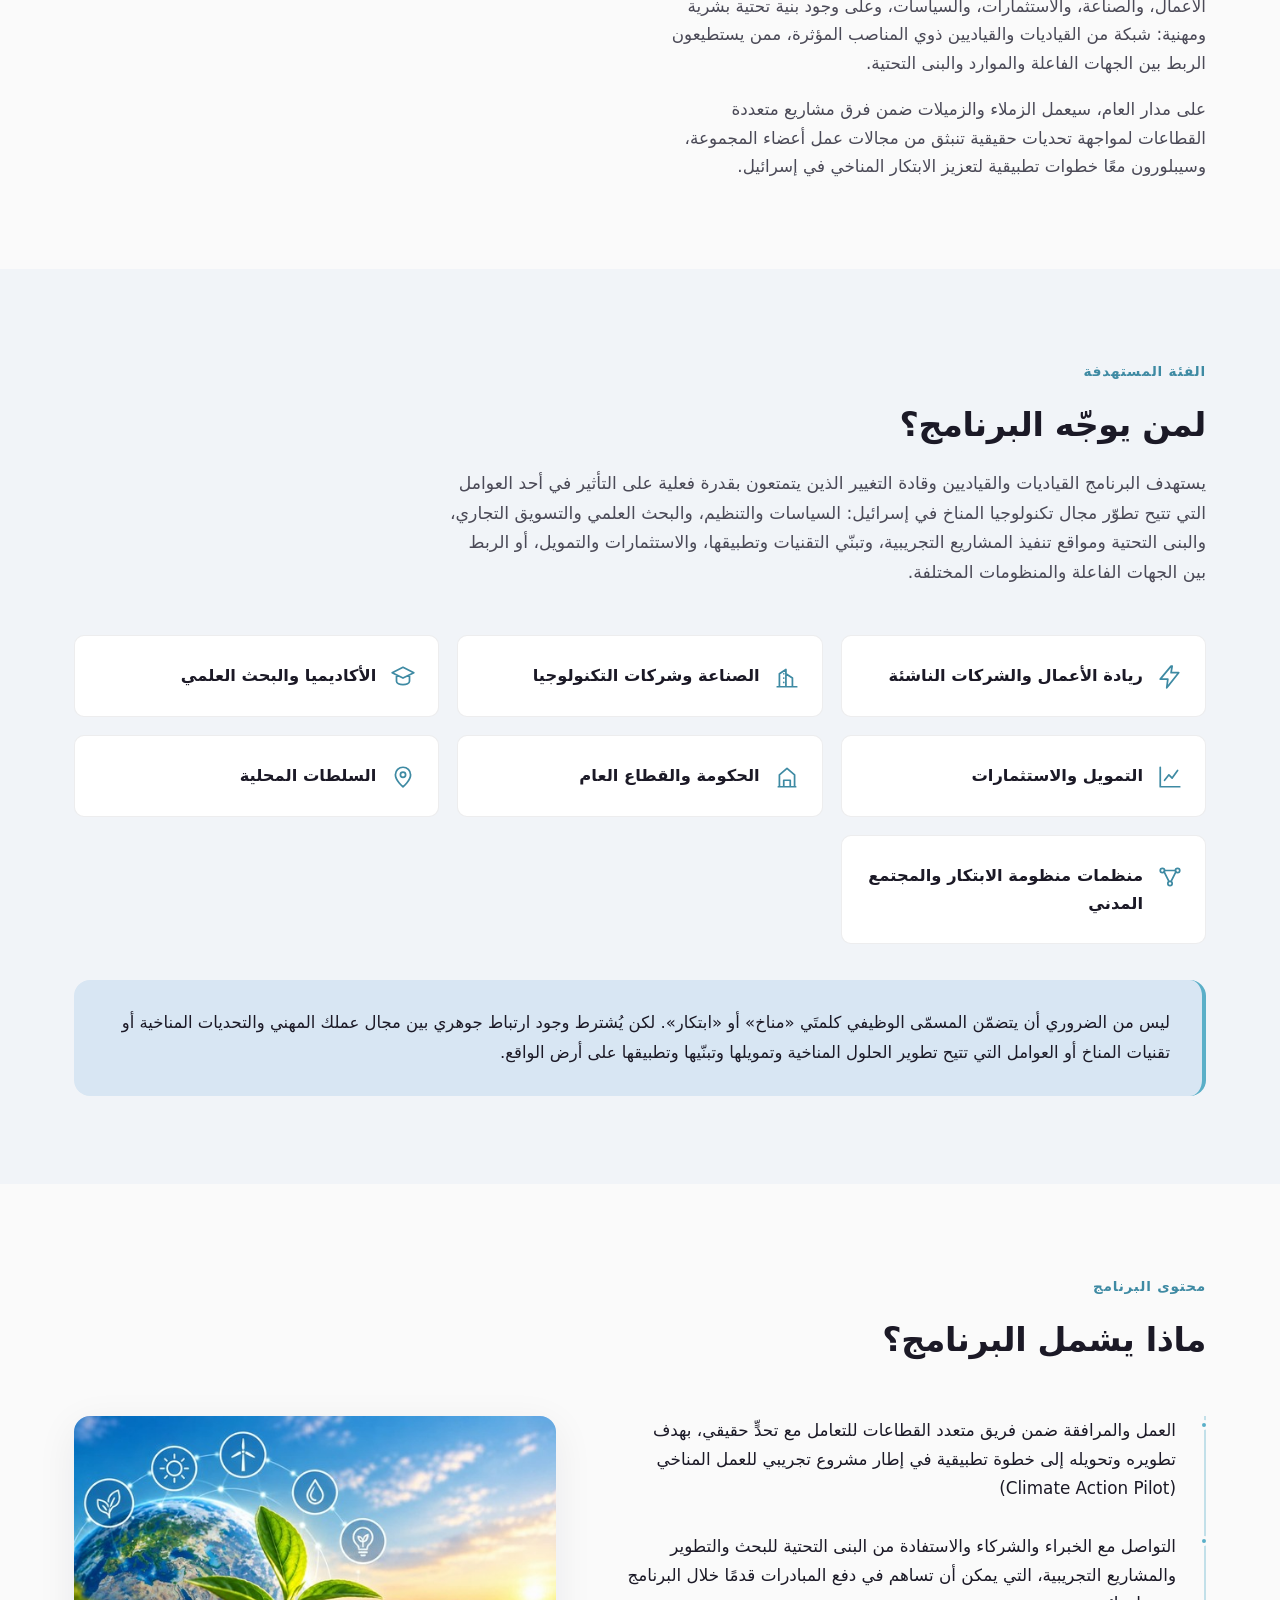
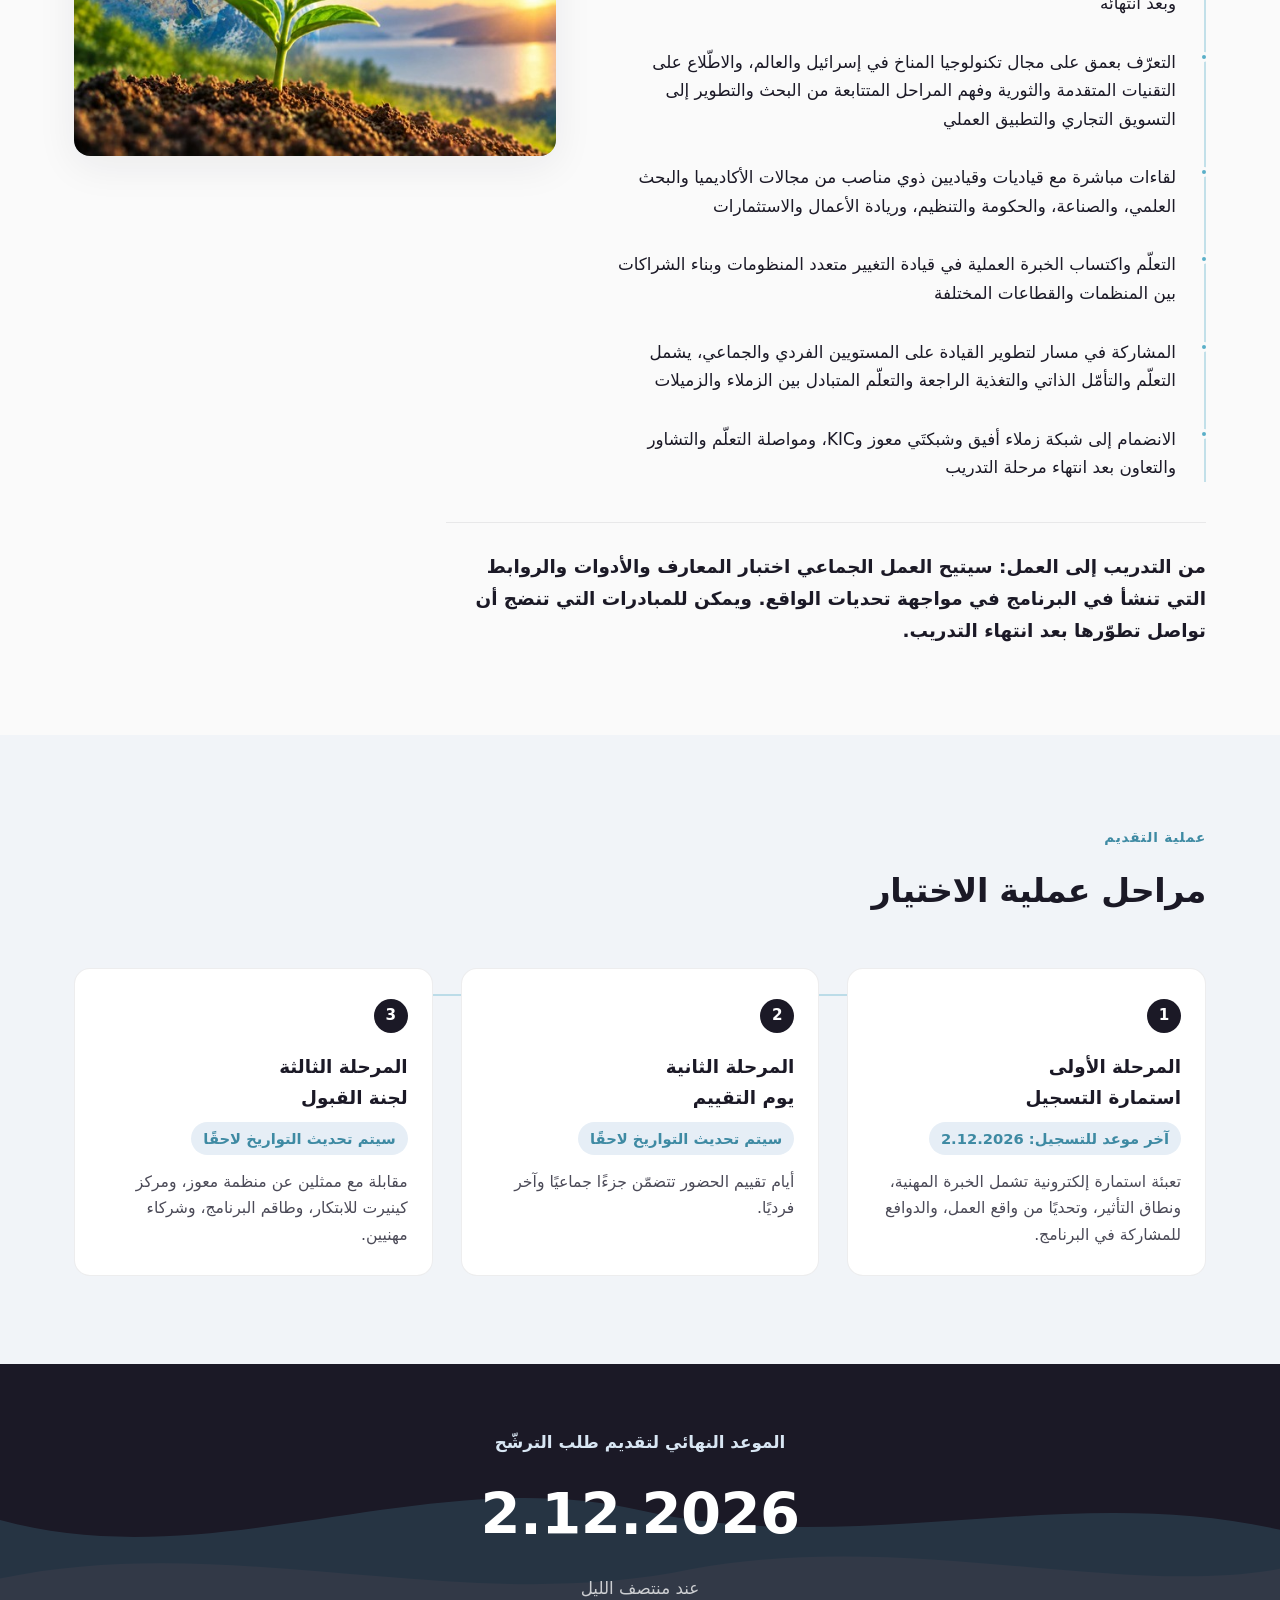
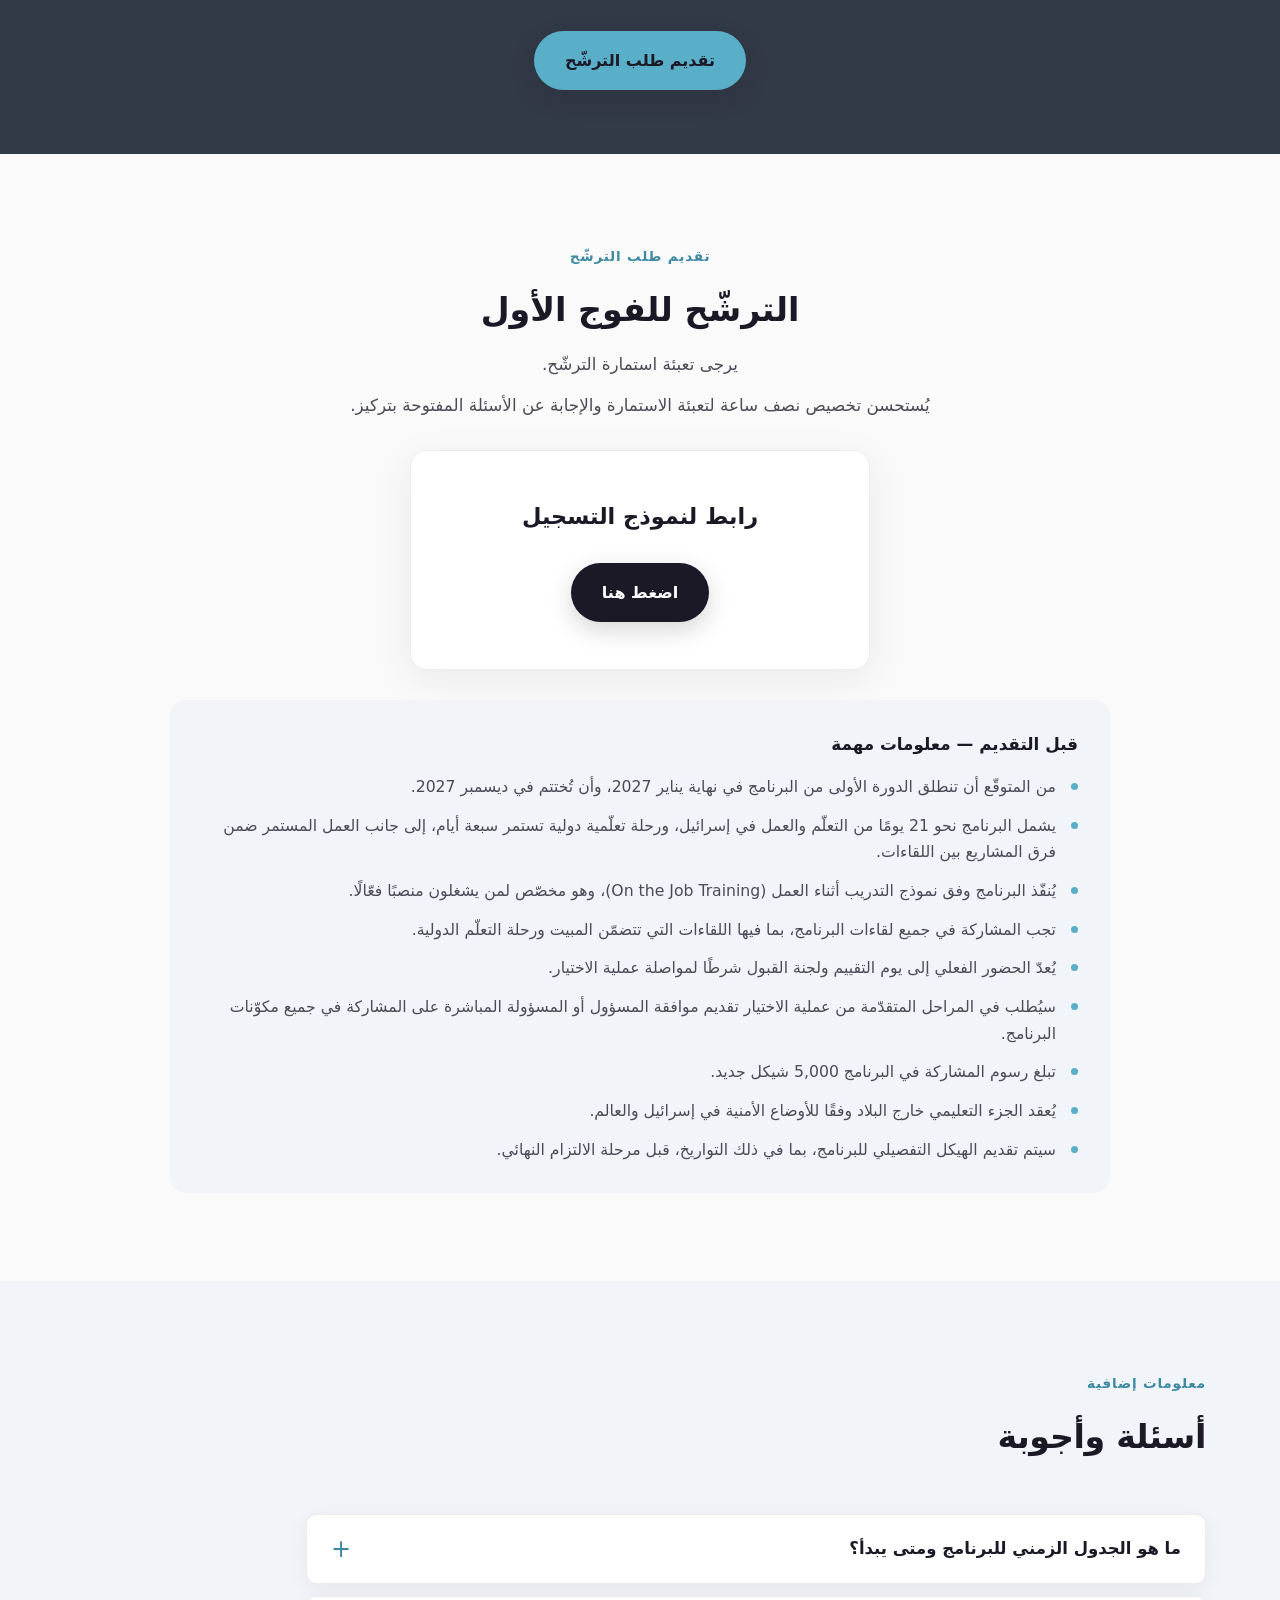
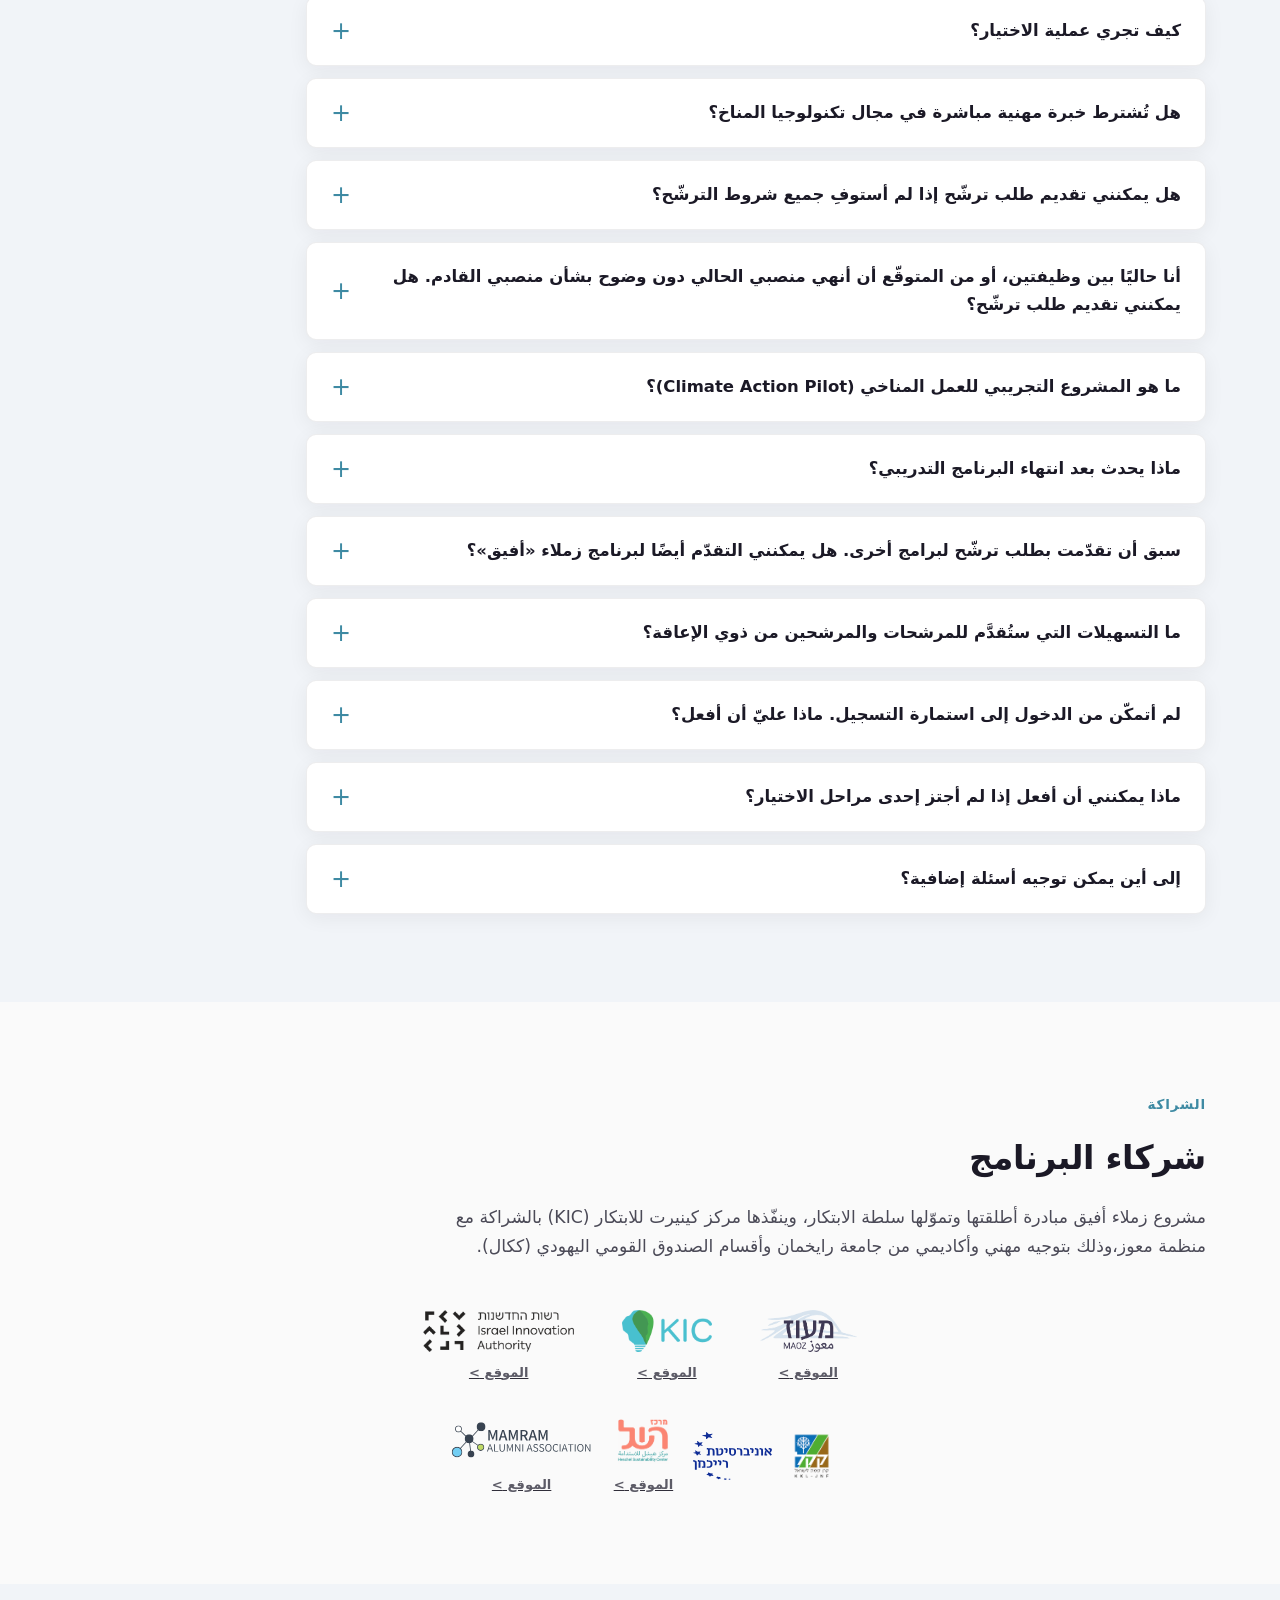
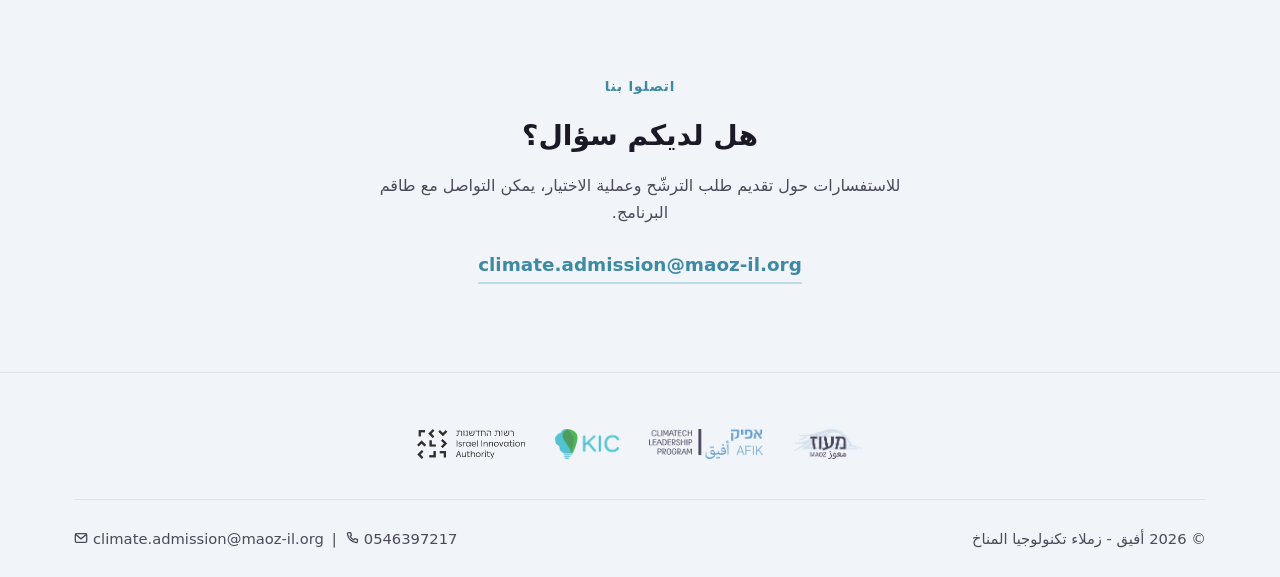
<file: ar.html>
<!doctype html>
<html lang="ar" dir="rtl">
<head>
<meta charset="UTF-8">
<meta name="viewport" content="width=device-width, initial-scale=1">
<title>أفيق - زملاء تكنولوجيا المناخ | الترشّح للفوج الأول 2027</title>
<meta name="description" content="دعوة لتقديم الترشيحات للفوج الأول من برنامج زملاء أفيق لتكنولوجيا المناخ، وهو برنامج متعدد القطاعات للقياديات والقياديين وقادة التغيير ذوي المناصب المؤثرة في مستقبل تكنولوجيا المناخ في إسرائيل.">
<meta property="og:type" content="website">
<meta property="og:url" content="https://kicagrotech.github.io/Climate/ar.html">
<meta property="og:title" content="أفيق - زملاء تكنولوجيا المناخ | الترشّح للفوج الأول 2027">
<meta property="og:description" content="دعوة لتقديم الترشيحات للفوج الأول من برنامج زملاء أفيق لتكنولوجيا المناخ، وهو برنامج متعدد القطاعات للقياديات والقياديين وقادة التغيير ذوي المناصب المؤثرة في مستقبل تكنولوجيا المناخ في إسرائيل.">
<meta property="og:image" content="https://kicagrotech.github.io/Climate/img/sustainability_hero_desktop_1900.jpg">
<meta property="og:image:width" content="1900">
<meta property="og:image:height" content="1267">
<meta property="og:image:type" content="image/jpeg">
<meta property="og:image:alt" content="شتلة خضراء تنمو أمام كوكب الأرض ورموز للطاقة المتجددة">
<meta name="twitter:card" content="summary_large_image">
<meta name="twitter:title" content="أفيق - زملاء تكنولوجيا المناخ | الترشّح للفوج الأول 2027">
<meta name="twitter:description" content="دعوة لتقديم الترشيحات للفوج الأول من برنامج زملاء أفيق لتكنولوجيا المناخ، وهو برنامج متعدد القطاعات للقياديات والقياديين وقادة التغيير ذوي المناصب المؤثرة في مستقبل تكنولوجيا المناخ في إسرائيل.">
<meta name="twitter:image" content="https://kicagrotech.github.io/Climate/img/sustainability_hero_desktop_1900.jpg">
<meta name="twitter:image:alt" content="شتلة خضراء تنمو أمام كوكب الأرض ورموز للطاقة المتجددة">

<!-- This page is for direct-link recipients only and must not be indexed -->
<meta name="robots" content="noindex, nofollow, noarchive, nosnippet, noimageindex">
<meta name="googlebot" content="noindex, nofollow, noarchive, nosnippet, noimageindex">
<meta name="bingbot" content="noindex, nofollow, noarchive, nosnippet">

<link rel="icon" href="img/favicon.ico" sizes="any">
<link rel="icon" type="image/png" sizes="32x32" href="img/favicon-32x32.png">
<link rel="icon" type="image/png" sizes="16x16" href="img/favicon-16x16.png">
<link rel="apple-touch-icon" sizes="180x180" href="img/apple-touch-icon.png">
<link rel="stylesheet" href="css/style.css">
</head>
<body>

<a href="#main" class="skip-link">انتقلوا إلى المحتوى الرئيسي</a>

<!-- ==========================================================================
     HEADER — sticky: Level 1 (partner logo strip) + Level 2 (navigation)
     ========================================================================== -->
<header class="site-header" id="siteHeader">
<div class="partner-strip">
  <div class="container">
    <img src="img/logo5.png" alt="سلطة الابتكار — Israel Innovation Authority" loading="eager" width="151" height="42">
    <img src="img/logo3.png" alt="KIC — مركز كينيرت للابتكار" loading="eager" width="89" height="42">
    <img src="img/logo2.png" alt="Climatech Leadership Program" loading="eager" width="84" height="42">
    <img src="img/logo1.png" alt="معوز MAOZ" loading="eager" width="97" height="42">
  </div>
</div>

<nav class="site-nav" id="siteNav" aria-label="التنقل الرئيسي">
  <div class="container">
    <a href="#hero" class="brand"><span class="brand-mark" aria-hidden="true"></span>أفيق - زملاء تكنولوجيا المناخ</a>

    <ul class="nav-links">
      <li><a href="#about">عن البرنامج</a></li>
      <li><a href="#audience">لمن يناسب؟</a></li>
      <li><a href="#program">ماذا يشمل البرنامج؟</a></li>
      <li><a href="#selection">عملية الاختيار</a></li>
      <li><a href="#application">تقديم طلب الترشّح</a></li>
      <li><a href="#faq">أسئلة</a></li>
      <li><a href="#partners">الشركاء</a></li>
      <li><a href="index.html" lang="he">עברית</a></li>
    </ul>

    <div class="nav-cta">
      <button type="button" class="hamburger" id="hamburgerBtn" aria-expanded="false" aria-controls="mobileNav" aria-label="فتح قائمة التنقل">
        <span></span><span></span><span></span>
      </button>
    </div>
  </div>

  <div class="mobile-nav" id="mobileNav">
    <ul>
      <li><a href="#about">عن البرنامج</a></li>
      <li><a href="#audience">لمن يناسب؟</a></li>
      <li><a href="#program">ماذا يشمل البرنامج؟</a></li>
      <li><a href="#selection">عملية الاختيار</a></li>
      <li><a href="#application">تقديم طلب الترشّح</a></li>
      <li><a href="#faq">أسئلة</a></li>
      <li><a href="#partners">الشركاء</a></li>
      <li><a href="index.html" lang="he">עברית</a></li>
    </ul>
  </div>
</nav>
</header>

<main id="main">

  <!-- ==========================================================================
       HERO
       ========================================================================== -->
  <section class="hero" id="hero">
    <div class="hero-media" aria-hidden="true">
      <picture>
        <source media="(max-width: 767px)" srcset="img/afik_energy_01_mobile_600.jpg">
        <source media="(min-width: 768px)" srcset="img/afik_energy_01_desktop_1900.jpg">
        <img src="img/afik_energy_01_desktop_1900.jpg" alt="" fetchpriority="high">
      </picture>
    </div>

    <div class="container">
      <div class="hero-content">
        <div class="hero-eyebrow">
          <span class="brand-mark" aria-hidden="true"></span>
          أفيق - زملاء تكنولوجيا المناخ
        </div>
        <h1>أفيق - زملاء تكنولوجيا المناخ</h1>
        <p class="hero-sub">الفوج الأول | 2027</p>
        <p class="hero-desc" style="font-weight:600; color:var(--text-dark); font-size:1.15rem;">برنامج زمالة متعدد القطاعات للقياديات والقياديين وقادة التغيير ذوي المناصب المؤثرة في مستقبل تكنولوجيا المناخ في إسرائيل</p>
        <p class="hero-desc">مبادرة وطنية هي الأولى من نوعها في إسرائيل، تجمع بين قيادة عليا متعددة القطاعات، وابتكار قائم على البحث العلمي، وعمل تطبيقي لمواجهة تحديات حقيقية في مجال تكنولوجيا المناخ.</p>

        <div class="hero-actions">
          <a href="#application" class="btn btn-primary">تقديم طلب الترشّح</a>
          <span class="hero-deadline"><span class="dot" aria-hidden="true"></span>التسجيل مفتوح حتى 2.12.2026 عند منتصف الليل</span>
        </div>
      </div>
    </div>

    <div class="wave-divider" aria-hidden="true">
      <svg viewBox="0 0 1440 110" preserveAspectRatio="none" xmlns="http://www.w3.org/2000/svg">
        <path class="wave-anim w1" fill="#F1F4F8" opacity="0.9" d="M0,60 C240,110 480,10 720,45 C960,80 1200,20 1440,55 L1440,110 L0,110 Z"></path>
        <path class="wave-anim w2" fill="#FAFAFA" d="M0,85 C260,40 520,100 780,70 C1020,45 1260,90 1440,70 L1440,110 L0,110 Z"></path>
      </svg>
    </div>
  </section>

  <!-- ==========================================================================
       ABOUT
       ========================================================================== -->
  <section class="section" id="about">
    <div class="container">
      <div class="about-grid">
        <div class="about-copy reveal">
          <span class="eyebrow">عن البرنامج</span>
          <h2 style="font-size:clamp(1.7rem,2.6vw,2.35rem); font-weight:700; margin-bottom:22px;">برنامج زملاء أفيق لتكنولوجيا المناخ</h2>
          <p>يُعدّ برنامج زملاء أفيق مبادرة وطنية هي الأولى من نوعها في إسرائيل، تجمع بين قيادة عليا متعددة القطاعات، وابتكار قائم على البحث العلمي، وعمل تطبيقي لمواجهة تحديات حقيقية في مجال تكنولوجيا المناخ. أُنشئ البرنامج كجزء من البرنامج الوطني لتكنولوجيا المناخ، بهدف تسريع تطوير المنظومة البيئية للابتكار، والمساهمة في تعزيز التنوع في قطاع الهايتك، ودفع عجلة التنمية الاقتصادية القائمة على الابتكار في إسرائيل. وسيشكّل الزملاء والزميلات الـ20 الذين سيُختارون للفوج الأول النواة التأسيسية للشبكة، وسيعملون معًا على تطوير التقنيات والمبادرات وقيادة تغييرات منهجية ذات قدرة على إحداث تأثير في إسرائيل والعالم.</p>
          <p>يشكّل مجال تكنولوجيا المناخ فرصة استراتيجية لإسرائيل لتطوير محرّك نمو جديد يستند إلى القدرات البحثية والتكنولوجية والريادية المتوفرة فيها. ويعتمد تحقيق إمكانات هذا المجال على الربط المنهجي بين البحث والتطوير، وريادة الأعمال، والصناعة، والاستثمارات، والسياسات، وعلى وجود بنية تحتية بشرية ومهنية: شبكة من القياديات والقياديين ذوي المناصب المؤثرة، ممن يستطيعون الربط بين الجهات الفاعلة والموارد والبنى التحتية.</p>
          <p>على مدار العام، سيعمل الزملاء والزميلات ضمن فرق مشاريع متعددة القطاعات لمواجهة تحديات حقيقية تنبثق من مجالات عمل أعضاء المجموعة، وسيبلورون معًا خطوات تطبيقية لتعزيز الابتكار المناخي في إسرائيل.</p>
        </div>

        <div class="reveal">
          <div class="ecosystem" role="img" aria-label="رسم يربط بين ستة مجالات: البحث العلمي، وريادة الأعمال، والصناعة، والسياسات، والاستثمارات، والتطبيق">
            <svg viewBox="0 0 640 420" xmlns="http://www.w3.org/2000/svg" aria-hidden="true">
              <g stroke="#5AAFC8" stroke-width="1" opacity="0.28">
                <line x1="320" y1="210" x2="320" y2="50"></line>
                <line x1="320" y1="210" x2="459" y2="130"></line>
                <line x1="320" y1="210" x2="459" y2="290"></line>
                <line x1="320" y1="210" x2="320" y2="370"></line>
                <line x1="320" y1="210" x2="181" y2="290"></line>
                <line x1="320" y1="210" x2="181" y2="130"></line>
              </g>
              <g stroke="#1B1926" stroke-width="1.2" opacity="0.18">
                <line x1="320" y1="50" x2="459" y2="130"></line>
                <line x1="459" y1="130" x2="459" y2="290"></line>
                <line x1="459" y1="290" x2="320" y2="370"></line>
                <line x1="320" y1="370" x2="181" y2="290"></line>
                <line x1="181" y1="290" x2="181" y2="130"></line>
                <line x1="181" y1="130" x2="320" y2="50"></line>
              </g>
              <g stroke="#5AAFC8" stroke-width="1" opacity="0.12">
                <line x1="320" y1="50" x2="320" y2="370"></line>
                <line x1="459" y1="130" x2="181" y2="290"></line>
                <line x1="459" y1="290" x2="181" y2="130"></line>
              </g>
            </svg>
            <span class="eco-center" aria-hidden="true"></span>
            <span class="eco-node" style="left:50%; top:12%;">البحث</span>
            <span class="eco-node" style="left:71.7%; top:31%;">ريادة الأعمال</span>
            <span class="eco-node" style="left:71.7%; top:69%;">الصناعة</span>
            <span class="eco-node" style="left:50%; top:88%;">السياسات</span>
            <span class="eco-node" style="left:28.3%; top:69%;">الاستثمارات</span>
            <span class="eco-node" style="left:28.3%; top:31%;">التطبيق</span>
          </div>
          <ul class="ecosystem-mobile">
            <li class="eco-node">البحث</li>
            <li class="eco-node">ريادة الأعمال</li>
            <li class="eco-node">الصناعة</li>
            <li class="eco-node">السياسات</li>
            <li class="eco-node">الاستثمارات</li>
            <li class="eco-node">التطبيق</li>
          </ul>
        </div>
      </div>
    </div>
  </section>

  <!-- ==========================================================================
       TARGET AUDIENCE
       ========================================================================== -->
  <section class="section section--tint" id="audience">
    <div class="container">
      <div class="section-head reveal">
        <span class="eyebrow">الفئة المستهدفة</span>
        <h2>لمن يوجّه البرنامج؟</h2>
        <p>يستهدف البرنامج القياديات والقياديين وقادة التغيير الذين يتمتعون بقدرة فعلية على التأثير في أحد العوامل التي تتيح تطوّر مجال تكنولوجيا المناخ في إسرائيل: السياسات والتنظيم، والبحث العلمي والتسويق التجاري، والبنى التحتية ومواقع تنفيذ المشاريع التجريبية، وتبنّي التقنيات وتطبيقها، والاستثمارات والتمويل، أو الربط بين الجهات الفاعلة والمنظومات المختلفة.</p>
      </div>

      <div class="audience-grid reveal">
        <div class="audience-card">
          <svg viewBox="0 0 24 24" fill="none" stroke-width="1.6" stroke-linecap="round" stroke-linejoin="round" aria-hidden="true"><path d="M13 2 3 14h7l-1 8 11-14h-7l1-6Z"/></svg>
          <span>ريادة الأعمال والشركات الناشئة</span>
        </div>
        <div class="audience-card">
          <svg viewBox="0 0 24 24" fill="none" stroke-width="1.6" stroke-linecap="round" stroke-linejoin="round" aria-hidden="true"><path d="M3 21h18M5 21V9l6-4v16M17 21V13l-6-4M9 9h.01M9 13h.01M9 17h.01M17 17h.01"/></svg>
          <span>الصناعة وشركات التكنولوجيا</span>
        </div>
        <div class="audience-card">
          <svg viewBox="0 0 24 24" fill="none" stroke-width="1.6" stroke-linecap="round" stroke-linejoin="round" aria-hidden="true"><path d="m2 8 10-5 10 5-10 5-10-5Zm4 2v6c0 1.7 2.7 3 6 3s6-1.3 6-3v-6"/></svg>
          <span>الأكاديميا والبحث العلمي</span>
        </div>
        <div class="audience-card">
          <svg viewBox="0 0 24 24" fill="none" stroke-width="1.6" stroke-linecap="round" stroke-linejoin="round" aria-hidden="true"><path d="M3 3v18h18M7 15l4-5 3 3 5-7"/></svg>
          <span>التمويل والاستثمارات</span>
        </div>
        <div class="audience-card">
          <svg viewBox="0 0 24 24" fill="none" stroke-width="1.6" stroke-linecap="round" stroke-linejoin="round" aria-hidden="true"><path d="M4 21h16M5 21V10l7-6 7 6v11M9 21v-6h6v6"/></svg>
          <span>الحكومة والقطاع العام</span>
        </div>
        <div class="audience-card">
          <svg viewBox="0 0 24 24" fill="none" stroke-width="1.6" stroke-linecap="round" stroke-linejoin="round" aria-hidden="true"><path d="M12 21s7-5.5 7-11a7 7 0 1 0-14 0c0 5.5 7 11 7 11Z"/><circle cx="12" cy="10" r="2.4"/></svg>
          <span>السلطات المحلية</span>
        </div>
        <div class="audience-card">
          <svg viewBox="0 0 24 24" fill="none" stroke-width="1.6" stroke-linecap="round" stroke-linejoin="round" aria-hidden="true"><circle cx="5" cy="6" r="2"/><circle cx="19" cy="6" r="2"/><circle cx="12" cy="18" r="2"/><path d="M6.6 7.2 11 16M17.4 7.2 13 16M7 6h10"/></svg>
          <span>منظمات منظومة الابتكار والمجتمع المدني</span>
        </div>
      </div>

      <div class="callout reveal">
        ليس من الضروري أن يتضمّن المسمّى الوظيفي كلمتَي «مناخ» أو «ابتكار». لكن يُشترط وجود ارتباط جوهري بين مجال عملك المهني والتحديات المناخية أو تقنيات المناخ أو العوامل التي تتيح تطوير الحلول المناخية وتمويلها وتبنّيها وتطبيقها على أرض الواقع.
      </div>
    </div>
  </section>

  <!-- ==========================================================================
       WHAT THE PROGRAM INCLUDES
       ========================================================================== -->
  <section class="section program-section" id="program">
    <div class="container">
      <div class="section-head reveal">
        <span class="eyebrow">محتوى البرنامج</span>
        <h2>ماذا يشمل البرنامج؟</h2>
      </div>

      <div class="program-layout">
        <ul class="program-list reveal">
          <li>العمل والمرافقة ضمن فريق متعدد القطاعات للتعامل مع تحدٍّ حقيقي، بهدف تطويره وتحويله إلى خطوة تطبيقية في إطار مشروع تجريبي للعمل المناخي (Climate Action Pilot)</li>
          <li>التواصل مع الخبراء والشركاء والاستفادة من البنى التحتية للبحث والتطوير والمشاريع التجريبية، التي يمكن أن تساهم في دفع المبادرات قدمًا خلال البرنامج وبعد انتهائه</li>
          <li>التعرّف بعمق على مجال تكنولوجيا المناخ في إسرائيل والعالم، والاطّلاع على التقنيات المتقدمة والثورية وفهم المراحل المتتابعة من البحث والتطوير إلى التسويق التجاري والتطبيق العملي</li>
          <li>لقاءات مباشرة مع قياديات وقياديين ذوي مناصب من مجالات الأكاديميا والبحث العلمي، والصناعة، والحكومة والتنظيم، وريادة الأعمال والاستثمارات</li>
          <li>التعلّم واكتساب الخبرة العملية في قيادة التغيير متعدد المنظومات وبناء الشراكات بين المنظمات والقطاعات المختلفة</li>
          <li>المشاركة في مسار لتطوير القيادة على المستويين الفردي والجماعي، يشمل التعلّم والتأمّل الذاتي والتغذية الراجعة والتعلّم المتبادل بين الزملاء والزميلات</li>
          <li>الانضمام إلى شبكة زملاء أفيق وشبكتَي معوز وKIC، ومواصلة التعلّم والتشاور والتعاون بعد انتهاء مرحلة التدريب</li>
        </ul>

        <div class="program-visual reveal">
          <picture>
            <source media="(max-width: 767px)" srcset="img/sustainability_hero_mobile_600.jpg">
            <img src="img/sustainability_hero_desktop_1900.jpg" alt="" loading="lazy" width="1900" height="1267">
          </picture>
        </div>
      </div>

      <p class="program-highlight reveal">من التدريب إلى العمل: سيتيح العمل الجماعي اختبار المعارف والأدوات والروابط التي تنشأ في البرنامج في مواجهة تحديات الواقع. ويمكن للمبادرات التي تنضج أن تواصل تطوّرها بعد انتهاء التدريب.</p>
    </div>
  </section>

  <!-- ==========================================================================
       SELECTION PROCESS
       ========================================================================== -->
  <section class="section section--tint" id="selection">
    <div class="container">
      <div class="section-head reveal">
        <span class="eyebrow">عملية التقديم</span>
        <h2>مراحل عملية الاختيار</h2>
      </div>

      <div class="timeline reveal">
        <div class="timeline-stage">
          <span class="timeline-num">1</span>
          <h3>المرحلة الأولى<br>استمارة التسجيل</h3>
          <span class="timeline-date">آخر موعد للتسجيل: 2.12.2026</span>
          <p>تعبئة استمارة إلكترونية تشمل الخبرة المهنية، ونطاق التأثير، وتحديًا من واقع العمل، والدوافع للمشاركة في البرنامج.</p>
        </div>
        <div class="timeline-stage">
          <span class="timeline-num">2</span>
          <h3>المرحلة الثانية<br>يوم التقييم</h3>
          <span class="timeline-date">سيتم تحديث التواريخ لاحقًا</span>
          <p>أيام تقييم الحضور تتضمّن جزءًا جماعيًا وآخر فرديًا.</p>
        </div>
        <div class="timeline-stage">
          <span class="timeline-num">3</span>
          <h3>المرحلة الثالثة<br>لجنة القبول</h3>
          <span class="timeline-date">سيتم تحديث التواريخ لاحقًا</span>
          <p>مقابلة مع ممثلين عن منظمة معوز، ومركز كينيرت للابتكار، وطاقم البرنامج، وشركاء مهنيين.</p>
        </div>
      </div>

    </div>
  </section>

  <!-- ==========================================================================
       APPLICATION DEADLINE BANNER
       ========================================================================== -->
  <section class="deadline-banner">
    <div class="deadline-waves" aria-hidden="true">
      <svg viewBox="0 0 1440 400" preserveAspectRatio="none" xmlns="http://www.w3.org/2000/svg">
        <path class="wave-anim w1" fill="#5AAFC8" d="M0,160 C240,220 480,100 720,150 C960,200 1200,120 1440,170 L1440,400 L0,400 Z"></path>
        <path class="wave-anim w2" fill="#D8E6F3" opacity="0.5" d="M0,220 C260,170 520,260 780,210 C1020,170 1260,240 1440,210 L1440,400 L0,400 Z"></path>
      </svg>
    </div>
    <div class="container">
      <p class="eyebrow2">الموعد النهائي لتقديم طلب الترشّح</p>
      <p class="big-date">2.12.2026</p>
      <p class="midnight">عند منتصف الليل</p>
      <a href="#application" class="btn btn-primary">تقديم طلب الترشّح</a>
    </div>
  </section>

  <!-- ==========================================================================
       APPLICATION FORM
       ========================================================================== -->
  <section class="section" id="application">
    <div class="container">
      <div class="application-layout">
        <div class="application-intro reveal">
          <span class="eyebrow">تقديم طلب الترشّح</span>
          <h2 style="font-size:clamp(1.7rem,2.6vw,2.35rem); font-weight:700;">الترشّح للفوج الأول</h2>
          <p>يرجى تعبئة استمارة الترشّح.</p>
          <p>يُستحسن تخصيص نصف ساعة لتعبئة الاستمارة والإجابة عن الأسئلة المفتوحة بتركيز.</p>
        </div>

        <div class="form-card reveal">
          <div class="application-options">
            <article class="application-option">
              <h3>رابط لنموذج التسجيل</h3>
              <a class="btn btn-primary" href="https://maozmb.formtitan.com/ftproject/ft9661c481bd414038a4bed90727682756" target="_blank" rel="noopener noreferrer">اضغط هنا</a>
            </article>
          </div>
        </div>

        <div class="info-notes reveal">
          <h3>قبل التقديم — معلومات مهمة</h3>
          <ul>
            <li>من المتوقّع أن تنطلق الدورة الأولى من البرنامج في نهاية يناير 2027، وأن تُختتم في ديسمبر 2027.</li>
            <li>يشمل البرنامج نحو 21 يومًا من التعلّم والعمل في إسرائيل، ورحلة تعلّمية دولية تستمر سبعة أيام، إلى جانب العمل المستمر ضمن فرق المشاريع بين اللقاءات.</li>
            <li>يُنفّذ البرنامج وفق نموذج التدريب أثناء العمل (On the Job Training)، وهو مخصّص لمن يشغلون منصبًا فعّالًا.</li>
            <li>تجب المشاركة في جميع لقاءات البرنامج، بما فيها اللقاءات التي تتضمّن المبيت ورحلة التعلّم الدولية.</li>
            <li>يُعدّ الحضور الفعلي إلى يوم التقييم ولجنة القبول شرطًا لمواصلة عملية الاختيار.</li>
            <li>سيُطلب في المراحل المتقدّمة من عملية الاختيار تقديم موافقة المسؤول أو المسؤولة المباشرة على المشاركة في جميع مكوّنات البرنامج.</li>
            <li>تبلغ رسوم المشاركة في البرنامج 5,000 شيكل جديد.</li>
            <li>يُعقد الجزء التعليمي خارج البلاد وفقًا للأوضاع الأمنية في إسرائيل والعالم.</li>
            <li>سيتم تقديم الهيكل التفصيلي للبرنامج، بما في ذلك التواريخ، قبل مرحلة الالتزام النهائي.</li>
          </ul>
        </div>
      </div>
    </div>
  </section>

  <!-- ==========================================================================
       FREQUENTLY ASKED QUESTIONS
       ========================================================================== -->
  <section class="section section--tint" id="faq">
    <div class="container">
      <div class="section-head reveal">
        <span class="eyebrow">معلومات إضافية</span>
        <h2>أسئلة وأجوبة</h2>
      </div>

      <div class="faq-list reveal">
        <details class="faq-item">
          <summary>ما هو الجدول الزمني للبرنامج ومتى يبدأ؟</summary>
          <div class="faq-answer">
            <p>من المتوقّع أن تبدأ الدورة الأولى من البرنامج في نهاية يناير 2027، وأن تنتهي في ديسمبر 2027. سيشمل البرنامج نحو 21 يومًا من التعلّم والعمل في إسرائيل، تتضمّن نحو 6 ليالٍ من المبيت، بالإضافة إلى رحلة تعلّمية دولية تستمر 7 أيام، إلى جانب العمل بين اللقاءات. وسيتم تزويد المرشحات والمرشحين بالجدول الزمني الكامل قبل مرحلة الالتزام النهائي.</p>
          </div>
        </details>

        <details class="faq-item">
          <summary>كيف تجري عملية الاختيار؟</summary>
          <div class="faq-answer">
            <p>تتكوّن عملية الاختيار من ثلاث مراحل: تقديم طلب الترشّح، ويوم تقييم يتضمّن جزءًا فرديًا وآخر جماعيًا. ستتم دعوة المرشحات والمرشحين الأكثر ملاءمة وتميّزًا من كل مرحلة للانتقال إلى المرحلة التالية.</p>
            <p>يتقدّم سنويًا مئات المرشحات والمرشحين إلى برامج معوز المختلفة، وتبلغ نسبة القبول نحو 1:15. وفي كل مرحلة، تتم دعوة المرشحات والمرشحين الأكثر ملاءمة وتميّزًا من المرحلة السابقة، ويُختار من بينهم 25 زميلًا وزميلة، من قِبل ممثلين عن أعضاء وعضوات شبكة معوز، وطاقم المبادرة، وشركائها، والجهات المعنية، والطاقم القيادي في منظمة معوز.</p>
          </div>
        </details>

        <details class="faq-item">
          <summary>هل تُشترط خبرة مهنية مباشرة في مجال تكنولوجيا المناخ؟</summary>
          <div class="faq-answer">
            <p>ليس بالضرورة. فالبرنامج موجّه أيضًا إلى أصحاب المناصب الرفيعة الذين ينبع تأثيرهم في هذا المجال من عملهم في السياسات، أو البنى التحتية، أو التخطيط، أو الصناعة، أو التمويل، أو البحث العلمي، أو تبنّي التقنيات. والسؤال الأساسي هو مدى الارتباط الجوهري بين مجال العمل المهني ومهمة البرنامج، ومدى القدرة على قيادة التغيير.</p>
          </div>
        </details>

        <details class="faq-item">
          <summary>هل يمكنني تقديم طلب ترشّح إذا لم أستوفِ جميع شروط الترشّح؟</summary>
          <div class="faq-answer">
            <p>تُتّخذ القرارات وفقًا للمعايير الواردة في هذا الإعلان عن فتح باب الترشّح، وانطلاقًا من الرغبة في بناء شبكة ملائمة من قادة التغيير. وفي بعض الأحيان، لا تعكس هذه المعايير نطاق التأثير الكامل للمرشّح أو المرشّحة. إذا كنت تتمتع بقدرة على التأثير لا تنعكس في هذه المعايير، فيمكنك تقديم طلب ترشّح مع توضيح الأسباب، حتى إذا لم تستوفِ جميع المتطلبات الإلزامية.</p>
          </div>
        </details>

        <details class="faq-item">
          <summary>أنا حاليًا بين وظيفتين، أو من المتوقّع أن أنهي منصبي الحالي دون وضوح بشأن منصبي القادم. هل يمكنني تقديم طلب ترشّح؟</summary>
          <div class="faq-answer">
            <p>يعتمد البرنامج نموذج التدريب أثناء العمل (On the Job Training)، ويهدف إلى تطبيق ما يتم تعلّمه في مجال العمل الفعلي للزميل أو الزميلة ضمن منصبه أو منصبها. لذلك، فالبرنامج مخصّص لمن يشغلون منصبًا فعّالًا يتيح تطبيق التعلّم والعمل على مواجهة تحدٍّ حقيقي. وسيُنظر في أي تغيير في المنصب خلال عملية الاختيار وفقًا لطبيعة المنصب الجديد.</p>
          </div>
        </details>

        <details class="faq-item">
          <summary>ما هو المشروع التجريبي للعمل المناخي (Climate Action Pilot)؟</summary>
          <div class="faq-answer">
            <p>هو خطوة تطبيقية يطوّرها فريق متعدد القطاعات بصورة مشتركة، بهدف التعامل مع تحدٍّ حقيقي. وقد تشمل تطوير تقنية قائمة على البحث العلمي أو تكييفها، أو إثبات الجدوى أو تنفيذ مشروع تجريبي، أو التسويق التجاري للمعرفة، أو تأسيس مشروع ريادي ناشئ، أو تنفيذ خطوة تنظيمية، أو تطوير آلية تمويل أو بنية تحتية للبيانات، أو إنشاء تعاون جديد بين الحكومة والمؤسسات الأكاديمية والصناعة والجهات المموّلة.</p>
          </div>
        </details>

        <details class="faq-item">
          <summary>ماذا يحدث بعد انتهاء البرنامج التدريبي؟</summary>
          <div class="faq-answer">
            <p>سينضمّ خريجو البرنامج وخريجاته إلى شبكة زملاء أفيق وشبكتَي معوز وKIC. وستواصل الشبكة نشاطها من خلال التعلّم المتبادل بين الزملاء والزميلات، والتشاور، وتعزيز المبادرات والخطوات المشتركة. كما ستتمكّن المبادرات التي تصل إلى مرحلة النضج من الاستفادة من البنى التحتية للتجارب، والخبراء، والشركاء، ومسارات المتابعة، وفقًا لمدى ملاءمتها والمعايير ذات الصلة.</p>
          </div>
        </details>

        <details class="faq-item">
          <summary>سبق أن تقدّمت بطلب ترشّح لبرامج أخرى. هل يمكنني التقدّم أيضًا لبرنامج زملاء «أفيق»؟</summary>
          <div class="faq-answer">
            <p>يمكن تقديم طلب ترشّح لأكثر من برنامج واحد. ولكن عند الوصول إلى مرحلة أيام التقييم، سيكون من الضروري اختيار أحد البرامج والالتزام به. ولا يضمن اختيار برنامج واحد وسحب طلب الترشّح من البرنامج الآخر القبول في البرنامج المختار.</p>
            <p>نوصي باختيار البرنامج الأكثر ملاءمة لمجال العمل الذي يرى فيه المرشّح أو المرشّحة إمكانية تحقيق التأثير.</p>
          </div>
        </details>

        <details class="faq-item">
          <summary>ما التسهيلات التي ستُقدَّم للمرشحات والمرشحين من ذوي الإعاقة؟</summary>
          <div class="faq-answer">
            <p>نولي أهمية كبيرة لمشاركة القياديات والقياديين من مختلف الفئات والمجتمعات، بمن فيهم الأشخاص ذوي الإعاقة. لذلك، نعمل على ضمان إتاحة الوصول إلى عمليات الاختيار والتدريب.</p>
            <p>وفي إطار هذه العملية، سيتواصل طاقم استقطاب المرشحين واختيارهم مع المرشّح أو المرشّحة لتحديد التسهيلات الملائمة المطلوبة خلال عملية الاختيار، وسيعمل على توفيرها، ولاحقًا خلال البرنامج أيضًا.</p>
          </div>
        </details>

        <details class="faq-item">
          <summary>لم أتمكّن من الدخول إلى استمارة التسجيل. ماذا عليّ أن أفعل؟</summary>
          <div class="faq-answer">
            <p>نوصي بفتح الرابط باستخدام متصفّح Google Chrome. إذا لم تظهر الاستمارة، فقد يكون هناك حظر تقني في مكان العمل. في هذه الحالة، يُفضّل محاولة فتح الرابط من جهاز حاسوب آخر أو عبر شبكة إنترنت مختلفة.</p>
          </div>
        </details>

        <details class="faq-item">
          <summary>ماذا يمكنني أن أفعل إذا لم أجتز إحدى مراحل الاختيار؟</summary>
          <div class="faq-answer">
            <p>نوفّر محادثات لتقديم التغذية الراجعة للمرشحات والمرشحين الراغبين في ذلك، كما نتيح إمكانية التقدّم مجددًا في الدورات القادمة. بالإضافة إلى ذلك، يمكن تقديم اعتراض على القرار في أي مرحلة من مراحل الاختيار.</p>
            <p>يجب إرسال الاعتراض عبر البريد الإلكتروني إلى العنوان <a href="mailto:climate.admissions@maoz-il.org">climate.admissions@maoz-il.org</a> في غضون 4 أيام من تاريخ تلقّي الرد. ويجب إرفاق رسالة لا يتجاوز طولها صفحة واحدة، مع توضيح سبب الاعتراض.</p>
            <p>ستجتمع لجنة الاعتراضات لمناقشة الاعتراض، وستُبلغ المرشّح أو المرشّحة بالقرار المتّخذ.</p>
          </div>
        </details>

        <details class="faq-item">
          <summary>إلى أين يمكن توجيه أسئلة إضافية؟</summary>
          <div class="faq-answer">
            <p>عبر الهاتف: <a href="tel:0546397217">0546397217</a></p>
            <p>عبر البريد الإلكتروني: <a href="mailto:climate.admission@maoz-il.org">climate.admission@maoz-il.org</a></p>
          </div>
        </details>
      </div>
    </div>
  </section>

  <!-- ==========================================================================
       PARTNERS
       ========================================================================== -->
  <section class="section" id="partners">
    <div class="container">
      <div class="section-head reveal">
        <span class="eyebrow">الشراكة</span>
        <h2>شركاء البرنامج</h2>
        <p>مشروع زملاء أفيق مبادرة أطلقتها وتموّلها سلطة الابتكار، وينفّذها مركز كينيرت للابتكار (KIC) بالشراكة مع منظمة معوز،وذلك بتوجيه مهني وأكاديمي من جامعة رايخمان وأقسام الصندوق القومي اليهودي (ككال).</p>
      </div>

      <div class="partners-logos reveal">
        <div class="partners-logos-primary">
          <a href="https://innovationisrael.org.il/" target="_blank" rel="noopener noreferrer" aria-label="سلطة الابتكار — Israel Innovation Authority">
            <img src="img/logo5.png" alt="سلطة الابتكار — Israel Innovation Authority" loading="lazy" width="151" height="42">
            <span class="partner-link-label">الموقع <span aria-hidden="true">&gt;</span></span>
          </a>
          <a href="https://www.kinneretinnovation.com/he" target="_blank" rel="noopener noreferrer" aria-label="KIC — مركز كينيرت للابتكار">
            <img src="img/logo2.png" alt="KIC — مركز كينيرت للابتكار" loading="lazy" width="89" height="42">
            <span class="partner-link-label">الموقع <span aria-hidden="true">&gt;</span></span>
          </a>
          <a href="https://maoz-il.org/" target="_blank" rel="noopener noreferrer" aria-label="معوز MAOZ">
            <img src="img/logo1.png" alt="معوز MAOZ" loading="lazy" width="97" height="42">
            <span class="partner-link-label">الموقع <span aria-hidden="true">&gt;</span></span>
          </a>
        </div>
        <div class="partners-logos-additional">
          <img src="img/kkl-logo.png" alt="كبير العلماء في ككال" loading="lazy">
          <img src="img/reichman-logo.svg" alt="جامعة رايخمان" loading="lazy">
          <a href="https://heschel.org.il/" target="_blank" rel="noopener noreferrer" aria-label="مركز هيسشل للاستدامة">
            <img src="img/heschel.png" alt="مركز هيسشل للاستدامة — Heschel Sustainability Center" loading="lazy">
            <span class="partner-link-label">الموقع <span aria-hidden="true">&gt;</span></span>
          </a>
          <a href="https://mamramalumni.org.il/" target="_blank" rel="noopener noreferrer" aria-label="موقع ممرام">
            <img src="img/mamram.svg" alt="ممرام" loading="lazy">
            <span class="partner-link-label">الموقع <span aria-hidden="true">&gt;</span></span>
          </a>
        </div>
      </div>
    </div>
  </section>

  <!-- ==========================================================================
       CONTACT
       ========================================================================== -->
  <section class="section section--tint" id="contact">
    <div class="container">
      <div class="contact-block reveal">
        <span class="eyebrow">اتصلوا بنا</span>
        <h2 style="font-size:clamp(1.5rem,2.2vw,2rem); font-weight:700;">هل لديكم سؤال؟</h2>
        <p>للاستفسارات حول تقديم طلب الترشّح وعملية الاختيار، يمكن التواصل مع طاقم البرنامج.</p>
        <!-- Contact email: update once in js/main.js -> CONTACT_EMAIL -->
        <a href="mailto:climate.admission@maoz-il.org" class="contact-email" data-email-link data-email-text>climate.admission@maoz-il.org</a>
      </div>
    </div>
  </section>

</main>

<!-- ==========================================================================
     FOOTER
     ========================================================================== -->
<footer class="site-footer">
  <div class="container">
    <div class="footer-logos">
      <img src="img/logo5.png" alt="سلطة الابتكار — Israel Innovation Authority" loading="lazy" width="108" height="30">
      <img src="img/logo3.png" alt="KIC — مركز كينيرت للابتكار" loading="lazy" width="64" height="30">
      <img src="img/logo2.png" alt="Climatech Leadership Program" loading="lazy" width="60" height="30">
      <img src="img/logo1.png" alt="معوز MAOZ" loading="lazy" width="70" height="30">
    </div>

    <div class="footer-bottom">
      <span>© 2026 أفيق - زملاء تكنولوجيا المناخ</span>
      <nav class="footer-links" aria-label="روابط إضافية">
        <!-- Contact email: update once in js/main.js -> CONTACT_EMAIL -->
        <span class="footer-contact">
          <a href="mailto:climate.admission@maoz-il.org" class="footer-email footer-contact-link" data-email-link><svg class="footer-contact-icon" viewBox="0 0 16 16" fill="none" stroke="currentColor" stroke-width="1.5" stroke-linecap="round" stroke-linejoin="round" aria-hidden="true"><rect x="1.5" y="3" width="13" height="10" rx="1.5"></rect><path d="m2 4 6 5 6-5"></path></svg><span data-email-text>climate.admission@maoz-il.org</span></a>
          <span class="footer-separator" aria-hidden="true">|</span>
          <a href="tel:0546397217" class="footer-contact-link"><svg class="footer-contact-icon" viewBox="0 0 16 16" fill="none" stroke="currentColor" stroke-width="1.5" stroke-linecap="round" stroke-linejoin="round" aria-hidden="true"><path d="M4.2 1.8h2.1l1 3-1.4 1.2a10 10 0 0 0 4.1 4.1l1.2-1.4 3 1v2.1a1.4 1.4 0 0 1-1.5 1.4A11.2 11.2 0 0 1 2.8 3.3a1.4 1.4 0 0 1 1.4-1.5Z"></path></svg>0546397217</a>
        </span>
      </nav>
    </div>
  </div>
</footer>

<nav class="floating-actions" aria-label="روابط سريعة">
  <a class="floating-action floating-action--apply" href="https://maozmb.formtitan.com/ftproject/ft9661c481bd414038a4bed90727682756" target="_blank" rel="noopener noreferrer">
    <svg viewBox="0 0 32 32" fill="none" stroke="currentColor" stroke-width="1.7" stroke-linecap="round" stroke-linejoin="round" aria-hidden="true">
      <path d="M10 5H6.5A1.5 1.5 0 0 0 5 6.5v21A1.5 1.5 0 0 0 6.5 29h19a1.5 1.5 0 0 0 1.5-1.5v-21A1.5 1.5 0 0 0 25.5 5H22"></path>
      <path d="M11 3h10v5H11zM10 14h12M10 19h12M10 24h8"></path>
    </svg>
    <span>رابط نموذج التسجيل</span>
  </a>
  <div class="floating-action floating-action--contact">
    <div class="floating-contact-links">
      <a href="tel:0546397217" aria-label="الاتصال هاتفياً">
        <svg viewBox="0 0 32 32" fill="none" stroke="currentColor" stroke-width="1.8" stroke-linecap="round" stroke-linejoin="round" aria-hidden="true"><path d="M8.4 4.5h4.2l2 6-2.8 2.4a20 20 0 0 0 8.2 8.2l2.4-2.8 6 2v4.2a2.8 2.8 0 0 1-3 2.8A22.4 22.4 0 0 1 5.6 7.5a2.8 2.8 0 0 1 2.8-3Z"></path></svg>
      </a>
      <a href="mailto:climate.admission@maoz-il.org" data-email-link aria-label="إرسال بريد إلكتروني">
        <svg viewBox="0 0 24 24" fill="none" stroke="currentColor" stroke-width="1.8" stroke-linecap="round" stroke-linejoin="round" aria-hidden="true"><rect x="3" y="5" width="18" height="14" rx="2"></rect><path d="m4 7 8 6 8-6"></path></svg>
      </a>
    </div>
    <span>للتواصل</span>
  </div>
</nav>

<!-- ==========================================================================
     ACCESSIBILITY WIDGET
     ========================================================================== -->
<button type="button" class="a11y-toggle" id="a11yToggle" aria-expanded="false" aria-controls="a11yPanel" aria-label="خيارات إمكانية الوصول">
  <svg viewBox="0 0 24 24" fill="none" stroke="currentColor" stroke-width="1.8" stroke-linecap="round" stroke-linejoin="round" aria-hidden="true">
    <circle cx="12" cy="4.5" r="1.6" fill="currentColor" stroke="none"></circle>
    <path d="M4 8.5c2.7.9 5.3 1.3 8 1.3s5.3-.4 8-1.3M12 9.8V21M12 14l-3.5 7M12 14l3.5 7M8.5 12.5 5 21M15.5 12.5 19 21"></path>
  </svg>
</button>

<div class="a11y-panel" id="a11yPanel" role="dialog" aria-modal="false" aria-labelledby="a11yPanelTitle">
  <div class="a11y-panel-head">
    <h2 id="a11yPanelTitle">خيارات إمكانية الوصول</h2>
    <button type="button" class="a11y-close" id="a11yClose" aria-label="إغلاق نافذة إمكانية الوصول">✕</button>
  </div>
  <ul>
    <li><button type="button" class="a11y-option" data-action="font-inc">تكبير النص</button></li>
    <li><button type="button" class="a11y-option" data-action="font-dec">تصغير النص</button></li>
    <li><button type="button" class="a11y-option" data-action="contrast" aria-pressed="false">تباين عالٍ</button></li>
    <li><button type="button" class="a11y-option" data-action="underline" aria-pressed="false">إبراز الروابط</button></li>
    <li><button type="button" class="a11y-option" data-action="stop-anim" aria-pressed="false">إيقاف الرسوم المتحركة</button></li>
    <li><button type="button" class="a11y-option" data-action="reset">إعادة ضبط الإعدادات</button></li>
    <li><a href="[ACCESSIBILITY_STATEMENT_URL]" class="a11y-option">بيان إمكانية الوصول</a></li>
  </ul>
</div>

<script src="js/main.js"></script>
</body>
</html>
</file>
<file: css/style.css>
/* ==========================================================================
   AFIK — תוכנית עמיתי אפיק — Stylesheet
   ========================================================================== */

:root {
  --bg-main: #FAFAFA;
  --bg-light-blue: #F1F4F8;
  --bg-pale-blue: #E6EEF6;
  --bg-pale-blue-2: #D8E6F3;
  --bg-deep-blue: #C6D8E5;
  --text-dark: #1B1926;
  --text-muted: #4B4A57;
  --accent: #5AAFC8;
  --accent-deep: #3E8AA3;
  --accent-line: rgba(90, 175, 200, 0.35);
  --white: #FFFFFF;
  --border-soft: rgba(27, 25, 38, 0.08);
  --shadow-soft: 0 10px 40px rgba(27, 25, 38, 0.07);
  --shadow-card: 0 4px 20px rgba(27, 25, 38, 0.06);
  --radius-md: 10px;
  --radius-lg: 16px;
  --header-h-compact: 132px;
  --font-scale: 1;
  --maxw: 1180px;
  --transition-fast: 180ms ease;
  --transition-med: 400ms ease;
}

/* ==========================================================================
   Reset
   ========================================================================== */

*, *::before, *::after { box-sizing: border-box; }
html { scroll-behavior: smooth; }

@media (prefers-reduced-motion: reduce) {
  html { scroll-behavior: auto; }
  *, *::before, *::after {
    animation-duration: 0.001ms !important;
    animation-iteration-count: 1 !important;
    transition-duration: 0.001ms !important;
    scroll-behavior: auto !important;
  }
}

html.a11y-stop-animations, html.a11y-stop-animations *, html.a11y-stop-animations *::before, html.a11y-stop-animations *::after {
  animation-duration: 0.001ms !important;
  animation-iteration-count: 1 !important;
  transition-duration: 0.001ms !important;
  scroll-behavior: auto !important;
}

body {
  margin: 0;
  font-family: "Segoe UI", "Heebo", system-ui, -apple-system, Arial, sans-serif;
  background: var(--bg-main);
  color: var(--text-dark);
  line-height: 1.7;
  font-size: calc(16px * var(--font-scale));
  -webkit-font-smoothing: antialiased;
  overflow-x: hidden;
}

img { max-width: 100%; display: block; }
a { color: inherit; }
button { font-family: inherit; }
ul { margin: 0; padding: 0; list-style: none; }
h1, h2, h3, h4, p, figure { margin: 0; }

.container {
  width: 100%;
  max-width: var(--maxw);
  margin-inline: auto;
  padding-inline: 24px;
}

/* Skip link */
.skip-link {
  position: absolute;
  right: 16px;
  top: -60px;
  background: var(--text-dark);
  color: #fff;
  padding: 12px 20px;
  border-radius: var(--radius-md);
  z-index: 2000;
  transition: top var(--transition-fast);
  text-decoration: none;
  font-weight: 600;
}
.skip-link:focus {
  top: 16px;
}

/* Focus visibility */
a:focus-visible,
button:focus-visible,
input:focus-visible,
textarea:focus-visible,
[tabindex]:focus-visible {
  outline: 3px solid var(--accent-deep);
  outline-offset: 3px;
  border-radius: 4px;
}

/* Section scroll offset (sticky header clearance) */
section[id] { scroll-margin-top: var(--header-h-compact); }

.section {
  position: relative;
  padding: 88px 0;
}
.section--tight { padding: 64px 0; }
.section--tint {
  background: var(--bg-light-blue);
}
.section--pale {
  background: var(--bg-pale-blue);
}

.eyebrow {
  display: inline-block;
  font-size: 0.85rem;
  letter-spacing: 0.06em;
  font-weight: 700;
  color: var(--accent-deep);
  margin-bottom: 14px;
}

.section-head {
  max-width: 760px;
  margin-bottom: 48px;
}
.section-head h2 {
  font-size: clamp(1.7rem, 2.6vw, 2.35rem);
  font-weight: 700;
  color: var(--text-dark);
  letter-spacing: -0.01em;
}
.section-head p {
  margin-top: 16px;
  font-size: 1.08rem;
  color: var(--text-muted);
}

.visually-hidden {
  position: absolute !important;
  width: 1px; height: 1px;
  overflow: hidden;
  clip: rect(0 0 0 0);
  clip-path: inset(50%);
  white-space: nowrap;
  border: 0; padding: 0; margin: -1px;
}

/* ==========================================================================
   Buttons
   ========================================================================== */

.btn {
  display: inline-flex;
  align-items: center;
  justify-content: center;
  gap: 8px;
  padding: 15px 30px;
  border-radius: 999px;
  font-weight: 700;
  font-size: 1rem;
  text-decoration: none;
  border: 1px solid transparent;
  cursor: pointer;
  min-height: 48px;
  transition: transform var(--transition-fast), box-shadow var(--transition-fast), background var(--transition-fast), color var(--transition-fast);
}
.btn:hover { transform: translateY(-1px); }
.btn-primary {
  background: var(--text-dark);
  color: #fff;
  box-shadow: 0 8px 24px rgba(27,25,38,0.18);
}
.btn-primary:hover { background: var(--accent-deep); box-shadow: 0 10px 28px rgba(62,138,163,0.3); }
.btn-outline {
  background: transparent;
  color: var(--text-dark);
  border-color: rgba(27,25,38,0.25);
}
.btn-outline:hover { border-color: var(--accent-deep); color: var(--accent-deep); }
.btn-block { width: 100%; }

/* ==========================================================================
   Header — Level 1: Partner strip
   ========================================================================== */

.site-header {
  position: sticky;
  top: 0;
  z-index: 1000;
  background: var(--bg-main);
  transition: box-shadow var(--transition-med);
  /* The header's own box height must never change with scroll state: on a
     sticky element that reflows the page below it, which triggers the
     browser's scroll-anchoring to nudge scrollY back, which re-crosses the
     is-scrolled threshold — an infinite resize/scroll feedback loop ("vibration"). */
  overflow-anchor: none;
}
.site-header.is-scrolled {
  box-shadow: 0 6px 24px rgba(27,25,38,0.1);
}

.partner-strip {
  background: var(--white);
  border-bottom: 1px solid var(--border-soft);
  padding: 16px 0;
}
.partner-strip .container {
  display: flex;
  align-items: center;
  justify-content: center;
  flex-wrap: wrap;
  gap: 36px;
}
.partner-strip img {
  height: 42px;
  width: auto;
  object-fit: contain;
}
.partner-strip a { display: flex; align-items: center; }

/* ==========================================================================
   Header — Level 2: navigation
   ========================================================================== */

.site-nav {
  position: relative;
  background: rgba(250, 250, 250, 0.92);
  backdrop-filter: blur(10px);
  -webkit-backdrop-filter: blur(10px);
  border-bottom: 1px solid var(--border-soft);
}
.site-nav .container {
  display: flex;
  align-items: center;
  justify-content: space-between;
  gap: 24px;
  padding-block: 16px;
}

.brand {
  display: flex;
  align-items: center;
  gap: 10px;
  text-decoration: none;
  font-weight: 700;
  color: var(--text-dark);
  font-size: 1.05rem;
  white-space: nowrap;
}
.brand-mark {
  width: 10px; height: 10px;
  border-radius: 50%;
  background: var(--accent);
  flex-shrink: 0;
}

.nav-links {
  display: flex;
  align-items: center;
  gap: 6px;
}
.nav-links a {
  display: inline-block;
  padding: 10px 14px;
  text-decoration: none;
  color: var(--text-dark);
  font-size: 0.98rem;
  font-weight: 600;
  border-radius: 8px;
  transition: background var(--transition-fast), color var(--transition-fast);
}
.nav-links a:hover,
.nav-links a[aria-current="location"] { background: var(--bg-pale-blue); color: var(--accent-deep); }

.nav-cta { display: flex; align-items: center; gap: 14px; }
.nav-cta .btn { padding: 12px 24px; font-size: 0.95rem; }

.hamburger {
  display: none;
  align-items: center;
  justify-content: center;
  width: 46px; height: 46px;
  border-radius: 10px;
  border: 1px solid var(--border-soft);
  background: var(--white);
  cursor: pointer;
  flex-direction: column;
  gap: 5px;
}
.hamburger span {
  display: block;
  width: 22px; height: 2px;
  background: var(--text-dark);
  border-radius: 2px;
  transition: transform var(--transition-fast), opacity var(--transition-fast);
}
.hamburger[aria-expanded="true"] span:nth-child(1) { transform: translateY(7px) rotate(45deg); }
.hamburger[aria-expanded="true"] span:nth-child(2) { opacity: 0; }
.hamburger[aria-expanded="true"] span:nth-child(3) { transform: translateY(-7px) rotate(-45deg); }

.mobile-nav {
  display: none;
  position: absolute;
  top: 100%;
  right: 0;
  left: 0;
  max-height: none;
  background: var(--white);
  z-index: 999;
  overflow-y: auto;
  overscroll-behavior-y: contain;
  -webkit-overflow-scrolling: touch;
  padding: 24px;
  padding-bottom: 112px;
  border-top: 1px solid var(--border-soft);
  box-shadow: 0 16px 32px rgba(27,25,38,0.12);
}
.mobile-nav.is-open { display: block; }
.mobile-nav ul { display: flex; flex-direction: column; gap: 4px; }
.mobile-nav a {
  display: block;
  padding: 16px 12px;
  font-size: 1.1rem;
  font-weight: 600;
  color: var(--text-dark);
  text-decoration: none;
  border-bottom: 1px solid var(--border-soft);
  min-height: 44px;
}
.mobile-nav a[aria-current="location"] { background: var(--bg-pale-blue); color: var(--accent-deep); }
.mobile-nav .btn { margin-top: 20px; }

/* ==========================================================================
   Hero
   ========================================================================== */

.hero {
  position: relative;
  overflow: hidden;
  background: var(--bg-light-blue);
  min-height: 640px;
  display: flex;
  align-items: center;
}
.hero-media {
  position: absolute;
  inset: 0;
  z-index: 0;
}
.hero-media img {
  width: 100%;
  height: 100%;
  object-fit: cover;
}
.hero-media::after {
  content: "";
  position: absolute;
  inset: 0;
  /* Text sits on the right in RTL, so the overlay is opaque on the right and fades toward the left where the photo shows through */
  background: linear-gradient(270deg, rgba(250,250,250,0.97) 0%, rgba(250,250,250,0.88) 32%, rgba(241,244,248,0.55) 58%, rgba(241,244,248,0.25) 100%);
}

.hero-content {
  position: relative;
  z-index: 1;
  max-width: 640px;
  padding-block: 90px 70px;
}
.hero-eyebrow {
  display: inline-flex;
  align-items: center;
  gap: 10px;
  font-weight: 700;
  color: var(--accent-deep);
  font-size: 1rem;
  margin-bottom: 22px;
  letter-spacing: 0.02em;
}
.hero h1 {
  font-size: clamp(2.1rem, 4.4vw, 3.4rem);
  font-weight: bold;
  color: var(--text-dark);
  line-height: 1.2;
  letter-spacing: -0.015em;
}
.hero-sub {
  margin-top: 18px;
  font-size: clamp(1.05rem, 1.6vw, 1.3rem);
  font-weight: 600;
  color: var(--accent-deep);
}
.hero-desc {
  margin-top: 22px;
  font-size: 1.1rem;
  color: var(--text-muted);
  max-width: 560px;
}
.hero-actions {
  margin-top: 36px;
  display: flex;
  flex-wrap: wrap;
  align-items: center;
  gap: 22px;
}
.hero-deadline {
  display: inline-flex;
  align-items: center;
  gap: 10px;
  font-size: 0.98rem;
  font-weight: 600;
  color: var(--text-dark);
  background: rgba(255,255,255,0.7);
  padding: 10px 18px;
  border-radius: 999px;
  border: 1px solid var(--border-soft);
}
.hero-deadline .dot {
  width: 8px; height: 8px;
  border-radius: 50%;
  background: var(--accent);
  flex-shrink: 0;
}

.wave-divider {
  position: absolute;
  bottom: -2px;
  left: 0;
  width: 100%;
  line-height: 0;
  z-index: 0;
}
.wave-divider svg { width: 100%; height: auto; display: block; }

/* Decorative slow wave motion */
.wave-anim path { transform-origin: center; }
@media (prefers-reduced-motion: no-preference) {
  .wave-anim .w1 { animation: waveShift 22s ease-in-out infinite; }
  .wave-anim .w2 { animation: waveShift 28s ease-in-out infinite reverse; }
}
html.a11y-stop-animations .wave-anim path { animation: none !important; }
@keyframes waveShift {
  0%, 100% { transform: translateX(0); }
  50% { transform: translateX(-18px); }
}

/* ==========================================================================
   Stats strip
   ========================================================================== */

.stats {
  background: var(--white);
  border-bottom: 1px solid var(--border-soft);
  position: relative;
  z-index: 1;
}
.stats .container {
  display: flex;
  flex-wrap: wrap;
  padding-block: 40px;
}
.stat-item {
  flex: 1 1 180px;
  text-align: center;
  padding: 14px 20px;
  border-inline-start: 1px solid var(--border-soft);
}
.stat-item:first-child { border-inline-start: none; }
.stat-num {
  font-size: clamp(1.5rem, 2.6vw, 2rem);
  font-weight: bold;
  color: var(--text-dark);
}
.stat-label {
  margin-top: 6px;
  font-size: 0.92rem;
  color: var(--text-muted);
  font-weight: 500;
}

@media (max-width: 768px) {
  .stats .container {
    display: grid;
    grid-template-columns: 1fr 1fr;
    gap: 0;
  }
  .stat-item {
    border-inline-start: none;
    border-top: 1px solid var(--border-soft);
    padding-block: 20px;
  }
  .stat-item:nth-child(-n+2) { border-top: none; }
  .stat-item:last-child { grid-column: 1 / -1; }
}

/* ==========================================================================
   About / ecosystem diagram
   ========================================================================== */

.about-grid {
  display: grid;
  grid-template-columns: 1fr 1fr;
  gap: 56px;
  align-items: center;
}
.about-copy p + p { margin-top: 18px; }
.about-copy p { color: var(--text-muted); font-size: 1.05rem; }

.ecosystem {
  position: relative;
  aspect-ratio: 640 / 420;
  width: 100%;
}
.ecosystem svg { position: absolute; inset: 0; width: 100%; height: 100%; }
.eco-node {
  position: absolute;
  transform: translate(-50%, -50%);
  display: flex;
  align-items: center;
  gap: 8px;
  background: var(--white);
  border: 1px solid var(--border-soft);
  padding: 9px 16px;
  border-radius: 999px;
  box-shadow: var(--shadow-card);
  font-weight: 700;
  font-size: 0.95rem;
  color: var(--text-dark);
  white-space: nowrap;
}
.eco-node::before {
  content: "";
  width: 8px; height: 8px;
  border-radius: 50%;
  background: var(--accent);
  flex-shrink: 0;
}
.eco-center {
  position: absolute;
  top: 50%; left: 50%;
  transform: translate(-50%, -50%);
  width: 14px; height: 14px;
  border-radius: 50%;
  background: var(--bg-deep-blue);
  border: 2px solid var(--accent);
}

@media (max-width: 900px) {
  .about-grid { grid-template-columns: 1fr; }
}
@media (max-width: 640px) {
  .ecosystem { display: none; }
  .ecosystem-mobile {
    display: flex;
    flex-wrap: wrap;
    gap: 10px;
  }
}
@media (min-width: 641px) {
  .ecosystem-mobile { display: none; }
}
.ecosystem-mobile .eco-node {
  position: static;
  transform: none;
}
.ecosystem-mobile .eco-node::before {
  display: none;
}

/* ==========================================================================
   Audience grid
   ========================================================================== */

.audience-grid {
  display: grid;
  grid-template-columns: repeat(3, 1fr);
  gap: 18px;
}
.audience-card {
  background: var(--white);
  border: 1px solid var(--border-soft);
  border-radius: var(--radius-md);
  padding: 26px 22px;
  display: flex;
  align-items: flex-start;
  gap: 14px;
  transition: box-shadow var(--transition-fast), transform var(--transition-fast);
}
.audience-card:hover { box-shadow: var(--shadow-card); transform: translateY(-2px); }
.audience-card svg {
  width: 26px; height: 26px;
  flex-shrink: 0;
  stroke: var(--accent-deep);
  margin-top: 2px;
}
.audience-card span {
  font-weight: 700;
  font-size: 1.02rem;
  color: var(--text-dark);
}

.callout {
  margin-top: 36px;
  background: var(--bg-pale-blue-2);
  border-radius: var(--radius-lg);
  padding: 28px 32px;
  border-inline-start: 4px solid var(--accent);
  font-size: 1.03rem;
  color: var(--text-dark);
  line-height: 1.8;
}
@media (max-width: 480px) {
  .callout { padding: 20px 18px; }
}

@media (max-width: 900px) {
  .audience-grid { grid-template-columns: repeat(2, 1fr); }
}
@media (max-width: 560px) {
  .audience-grid { grid-template-columns: 1fr; }
}

/* ==========================================================================
   Program includes
   ========================================================================== */

.program-section {
  position: relative;
}
.program-layout {
  display: grid;
  grid-template-columns: 1.1fr 0.9fr;
  gap: 60px;
  align-items: start;
}
.program-list {
  position: relative;
  border-right: 2px solid var(--accent-line);
  padding-right: 28px;
}
.program-list li {
  position: relative;
  padding: 0 0 30px 0;
  font-size: 1.05rem;
  color: var(--text-dark);
}
.program-list li:last-child { padding-bottom: 0; }
.program-list li::before {
  content: "";
  position: absolute;
  right: -33px;
  top: 4px;
  width: 10px; height: 10px;
  border-radius: 50%;
  background: var(--accent);
  border: 3px solid var(--bg-main);
}

.program-visual {
  border-radius: var(--radius-lg);
  overflow: hidden;
  position: relative;
  min-height: 340px;
  background: var(--bg-pale-blue);
  box-shadow: var(--shadow-soft);
}
.program-visual img {
  width: 100%; height: 100%;
  object-fit: cover;
  position: absolute; inset: 0;
}
.program-highlight {
  margin-top: 40px;
  font-size: 1.15rem;
  font-weight: 700;
  color: var(--text-dark);
  max-width: 760px;
  line-height: 1.75;
  border-top: 1px solid var(--border-soft);
  padding-top: 28px;
}

@media (max-width: 900px) {
  .program-layout { grid-template-columns: 1fr; }
  .program-visual { min-height: 240px; order: -1; }
}

/* ==========================================================================
   Selection timeline
   ========================================================================== */

.timeline {
  display: grid;
  grid-template-columns: repeat(3, 1fr);
  gap: 28px;
  position: relative;
}
.timeline::before {
  content: "";
  position: absolute;
  top: 26px;
  right: 8%;
  left: 8%;
  height: 2px;
  background: var(--accent-line);
}
.timeline-stage {
  position: relative;
  background: var(--white);
  border: 1px solid var(--border-soft);
  border-radius: var(--radius-lg);
  padding: 30px 24px 26px;
}
.timeline-num {
  display: flex;
  align-items: center;
  justify-content: center;
  width: 34px; height: 34px;
  border-radius: 50%;
  background: var(--text-dark);
  color: #fff;
  font-weight: 700;
  font-size: 0.95rem;
  margin-bottom: 18px;
  position: relative;
  z-index: 1;
}
.timeline-stage h3 {
  font-size: 1.15rem;
  font-weight: 700;
  color: var(--text-dark);
}
.timeline-date {
  display: inline-block;
  direction: ltr;
  margin-top: 8px;
  font-size: 0.92rem;
  font-weight: 700;
  color: var(--accent-deep);
  background: var(--bg-pale-blue);
  padding: 4px 12px;
  border-radius: 999px;
}
.timeline-stage p {
  margin-top: 14px;
  color: var(--text-muted);
  font-size: 0.98rem;
}
.timeline-note {
  margin-top: 32px;
  font-size: 1rem;
  color: var(--text-muted);
  text-align: center;
}

@media (max-width: 860px) {
  .timeline { grid-template-columns: 1fr; gap: 0; }
  .timeline::before {
    top: 0; bottom: 0; right: 20px; left: auto; width: 2px; height: auto;
  }
  .timeline-stage { padding-right: 46px; margin-bottom: 24px; }
}

/* ==========================================================================
   Deadline banner
   ========================================================================== */

.deadline-banner {
  background: var(--text-dark);
  color: #fff;
  position: relative;
  overflow: hidden;
  text-align: center;
  padding: 64px 24px;
}
.deadline-banner .container {
  position: relative;
  z-index: 1;
  display: flex;
  flex-direction: column;
  align-items: center;
  gap: 10px;
}
.deadline-banner .eyebrow2 {
  font-size: 1.05rem;
  font-weight: 600;
  color: var(--bg-pale-blue-2);
}
.deadline-banner .big-date {
  font-size: clamp(2.4rem, 6vw, 3.6rem);
  font-weight: bold;
  letter-spacing: -0.01em;
}
.deadline-banner .midnight {
  font-size: 1.05rem;
  color: rgba(255,255,255,0.75);
  margin-bottom: 18px;
}
.deadline-banner .btn-primary {
  background: var(--accent);
  color: var(--text-dark);
}
.deadline-banner .btn-primary:hover { background: #fff; }
.deadline-waves {
  position: absolute; inset: 0;
  opacity: 0.18;
}
.deadline-waves svg { width: 100%; height: 100%; }

/* ==========================================================================
   Application section
   ========================================================================== */

.application-layout {
  display: grid;
  grid-template-columns: 1fr;
  gap: 30px;
  max-width: 940px;
  margin-inline: auto;
}
.application-intro {
  text-align: center;
  max-width: 700px;
  margin-inline: auto;
}
.application-intro p { margin-top: 12px; color: var(--text-muted); font-size: 1.05rem; }

.form-card {
  width: 100%;
  min-width: 0;
}
.application-options {
  display: grid;
  grid-template-columns: minmax(0, 1fr);
  gap: 24px;
  max-width: 460px;
  margin-inline: auto;
}
.application-option {
  display: flex;
  min-height: 220px;
  flex-direction: column;
  align-items: center;
  justify-content: center;
  gap: 28px;
  padding: 32px 24px;
  text-align: center;
  background: var(--white);
  border: 1px solid var(--border-soft);
  border-radius: var(--radius-lg);
  box-shadow: var(--shadow-soft);
}
.application-option h3 {
  color: var(--text-dark);
  font-size: clamp(1.15rem, 2vw, 1.4rem);
  font-weight: 700;
}
@media (max-width: 640px) {
  .application-options { grid-template-columns: 1fr; }
  .application-option { min-height: 180px; }
}
.formtitan-embed {
  width: 100%;
  min-width: 0;
}
.formtitan-embed iframe {
  display: block;
  width: 100%;
  height: 2200px;
  border: 0;
}
@media (max-width: 640px) {
  .formtitan-embed iframe { height: 2850px; }
}

.info-notes {
  background: var(--bg-light-blue);
  border-radius: var(--radius-lg);
  padding: 30px 32px;
}
@media (max-width: 480px) {
  .info-notes { padding: 20px 18px; }
}
.info-notes h3 {
  font-size: 1.05rem;
  font-weight: 700;
  margin-bottom: 16px;
}
.info-notes ul { display: flex; flex-direction: column; gap: 12px; }
.info-notes li {
  position: relative;
  padding-right: 22px;
  font-size: 0.98rem;
  color: var(--text-muted);
  line-height: 1.7;
}
.info-notes li::before {
  content: "";
  position: absolute;
  right: 0;
  top: 9px;
  width: 7px; height: 7px;
  border-radius: 50%;
  background: var(--accent);
}

/* ==========================================================================
   Contact
   ========================================================================== */

.contact-block {
  text-align: center;
  max-width: 560px;
  margin-inline: auto;
}
.contact-block p { margin-top: 12px; color: var(--text-muted); }
.contact-email {
  display: inline-block;
  margin-top: 22px;
  font-size: 1.15rem;
  font-weight: 700;
  color: var(--accent-deep);
  text-decoration: none;
  border-bottom: 2px solid var(--accent-line);
  padding-bottom: 2px;
}
.contact-email:hover { color: var(--text-dark); border-color: var(--text-dark); }

/* ==========================================================================
   Frequently asked questions
   ========================================================================== */

.faq-list {
  max-width: 900px;
}
.faq-item {
  background: var(--white);
  border: 1px solid var(--border-soft);
  border-radius: var(--radius-md);
  box-shadow: var(--shadow-card);
  overflow: hidden;
}
.faq-item + .faq-item { margin-top: 12px; }
.faq-item summary {
  display: flex;
  align-items: center;
  justify-content: space-between;
  gap: 20px;
  padding: 20px 24px;
  color: var(--text-dark);
  font-size: 1.03rem;
  font-weight: 700;
  cursor: pointer;
  list-style: none;
}
.faq-item summary::-webkit-details-marker { display: none; }
.faq-item summary::after {
  content: "+";
  flex: 0 0 auto;
  color: var(--accent-deep);
  font-size: 1.5rem;
  font-weight: 400;
  line-height: 1;
  transition: transform var(--transition-fast);
}
.faq-item[open] summary::after {
  content: "−";
}
.faq-item summary:hover { color: var(--accent-deep); }
.faq-answer {
  padding: 0 24px 22px;
  color: var(--text-muted);
  line-height: 1.8;
}
.faq-answer p + p { margin-top: 12px; }
.faq-answer a {
  color: var(--accent-deep);
  font-weight: 600;
}
@media (max-width: 560px) {
  .faq-item summary { padding: 18px; font-size: 1rem; }
  .faq-answer { padding: 0 18px 18px; }
}

/* ==========================================================================
   Partners
   ========================================================================== */

.partners-logos {
  display: flex;
  flex-direction: column;
  align-items: center;
  justify-content: center;
  gap: 32px;
}
.partners-logos-primary {
  display: flex;
  align-items: center;
  justify-content: center;
  flex-wrap: wrap;
  gap: 48px;
}
.partners-logos a {
  display: flex;
  flex-direction: column;
  align-items: center;
  justify-content: center;
  gap: 10px;
  opacity: 0.9;
  transition: opacity var(--transition-fast), transform var(--transition-fast);
}
.partners-logos a:hover {
  opacity: 1;
  transform: translateY(-3px);
}
.partners-logos img {
  height: 42px;
  width: auto;
  object-fit: contain;
}
.partners-logos-additional {
  display: flex;
  align-items: center;
  gap: 20px;
}
.partners-logos-additional img {
  height: 48px;
  width: auto;
  object-fit: contain;
}
.partner-link-label {
  font-size: 0.82rem;
  font-weight: 600;
  color: var(--text-muted);
  white-space: nowrap;
}

@media (max-width: 640px) {
  .partners-logos { gap: 22px; }
  .partners-logos-primary { flex-wrap: nowrap; gap: 22px; }
  .partners-logos-primary img { height: 32px; }
  .partners-logos-additional img { height: 38px; }
}
@media (max-width: 380px) {
  .partners-logos-primary { gap: 14px; }
  .partners-logos-primary img { height: 26px; }
  .partners-logos-additional img { height: 34px; }
}

/* ==========================================================================
   Footer
   ========================================================================== */

.site-footer {
  background: var(--bg-light-blue);
  padding-top: 56px;
  border-top: 1px solid var(--border-soft);
}
.footer-logos {
  display: flex;
  justify-content: center;
  align-items: center;
  flex-wrap: wrap;
  gap: 30px;
  padding-bottom: 40px;
  border-bottom: 1px solid var(--border-soft);
}
.footer-logos img { height: 30px; width: auto; object-fit: contain; opacity: 0.85; }

@media (max-width: 768px) {
  .footer-logos img:nth-child(2) {
    flex: 1 1 100%;
    order: -1;
    margin-bottom: 4px;
  }
}

.footer-bottom {
  display: flex;
  flex-wrap: wrap;
  align-items: center;
  justify-content: space-between;
  gap: 16px;
  padding-block: 26px;
  font-size: 0.92rem;
  color: var(--text-muted);
}
.footer-links { display: flex; gap: 22px; flex-wrap: wrap; }
.footer-links a { text-decoration: none; color: var(--text-muted); }
.footer-links a:hover { color: var(--accent-deep); text-decoration: underline; }
.footer-email { color: var(--text-muted); text-decoration: none; }
.footer-email:hover { color: var(--accent-deep); }
.footer-contact { display: flex; align-items: center; gap: 8px; direction: ltr; }
.footer-contact-link { display: inline-flex; align-items: center; gap: 5px; }
.footer-contact-icon { width: 14px; height: 14px; flex-shrink: 0; }
.footer-separator { color: var(--text-muted); }

/* Floating registration and contact actions */
.floating-actions {
  position: fixed;
  right: 18px;
  bottom: 18px;
  z-index: 1400;
  display: flex;
  align-items: stretch;
  gap: 8px;
  max-width: calc(100vw - 36px);
  background: var(--bg-main);
  direction: rtl;
}
.floating-action {
  min-height: 76px;
  border: 1px solid rgba(255,255,255,0.12);
  border-radius: 4px;
  background: var(--text-dark);
  color: #fff;
  box-shadow: 0 4px 16px rgba(27,25,38,0.24);
  text-decoration: none;
}
.floating-action--apply {
  display: flex;
  align-items: center;
  justify-content: center;
  gap: 10px;
  width: 188px;
  padding: 12px 14px;
  font-weight: 700;
  line-height: 1.35;
}
.floating-action--apply svg { width: 34px; height: 34px; flex: 0 0 auto; color: var(--bg-pale-blue-2); }
.floating-action--contact {
  display: flex;
  flex-direction: column;
  align-items: center;
  justify-content: center;
  gap: 3px;
  width: 126px;
  padding: 8px;
  font-weight: 600;
  line-height: 1.35;
}
.floating-contact-links { display: flex; align-items: center; justify-content: center; gap: 10px; }
.floating-contact-links a {
  display: flex;
  align-items: center;
  justify-content: center;
  width: 34px;
  height: 34px;
  border-radius: 50%;
  color: #fff;
  transition: background var(--transition-fast), transform var(--transition-fast);
}
.floating-contact-links a:first-child { color: #2daa5a; }
.floating-contact-links svg { display: block; width: 30px; height: 30px; }
.floating-contact-links a:last-child svg { width: 26px; height: 26px; }
.floating-action--apply:hover { background: var(--accent-deep); }
.floating-action--apply:focus-visible,
.floating-contact-links a:focus-visible { outline: 3px solid var(--accent); outline-offset: 3px; }
.floating-contact-links a:hover { background: rgba(255,255,255,0.16); transform: scale(1.08); }
.floating-contact-links a:last-child:hover { color: var(--bg-pale-blue-2); }

/* ==========================================================================
   Accessibility widget
   ========================================================================== */

.a11y-toggle {
  position: fixed;
  left: 18px;
  bottom: 18px;
  z-index: 1500;
  width: 52px; height: 52px;
  border-radius: 50%;
  background: var(--text-dark);
  color: #fff;
  border: none;
  display: flex;
  align-items: center;
  justify-content: center;
  cursor: pointer;
  box-shadow: 0 8px 22px rgba(27,25,38,0.3);
  transition: transform var(--transition-fast), background var(--transition-fast);
}
.a11y-toggle:hover { background: var(--accent-deep); transform: scale(1.05); }
.a11y-toggle svg { width: 26px; height: 26px; }

.a11y-panel {
  position: fixed;
  left: 18px;
  bottom: 82px;
  z-index: 1500;
  width: min(320px, calc(100vw - 36px));
  background: var(--white);
  border-radius: var(--radius-lg);
  box-shadow: 0 16px 48px rgba(27,25,38,0.25);
  border: 1px solid var(--border-soft);
  padding: 20px;
  display: none;
}
.a11y-panel.is-open { display: block; }
.a11y-panel-head {
  display: flex;
  align-items: center;
  justify-content: space-between;
  margin-bottom: 14px;
}
.a11y-panel-head h2 { font-size: 1.05rem; font-weight: 700; }
.a11y-close {
  width: 34px; height: 34px;
  border-radius: 50%;
  border: 1px solid var(--border-soft);
  background: var(--bg-light-blue);
  cursor: pointer;
  display: flex; align-items: center; justify-content: center;
  font-size: 1rem;
  line-height: 1;
}
.a11y-panel ul { display: flex; flex-direction: column; gap: 8px; }
.a11y-panel button.a11y-option {
  width: 100%;
  min-height: 44px;
  text-align: right;
  background: var(--bg-light-blue);
  border: 1px solid transparent;
  border-radius: 8px;
  padding: 11px 14px;
  font-size: 0.96rem;
  font-weight: 600;
  color: var(--text-dark);
  cursor: pointer;
  display: flex;
  align-items: center;
  justify-content: space-between;
}
.a11y-panel button.a11y-option:hover { background: var(--bg-pale-blue); }
.a11y-panel button.a11y-option[aria-pressed="true"] {
  background: var(--text-dark);
  color: #fff;
}
.a11y-panel a.a11y-option {
  display: block;
  min-height: 44px;
  line-height: 44px;
  text-align: center;
  background: var(--bg-pale-blue-2);
  border-radius: 8px;
  font-weight: 700;
  font-size: 0.95rem;
  text-decoration: none;
  color: var(--text-dark);
}

/* Accessibility states applied to <html> */
html.a11y-underline-links a { text-decoration: underline !important; text-underline-offset: 3px; }

html.a11y-high-contrast {
  --bg-main: #FFFFFF;
  --bg-light-blue: #FFFFFF;
  --bg-pale-blue: #F0F0F0;
  --bg-pale-blue-2: #E7E7E7;
  --bg-deep-blue: #D6D6D6;
  --text-dark: #000000;
  --text-muted: #000000;
  --accent: #005B7A;
  --accent-deep: #003B50;
  --border-soft: #000000;
  --shadow-soft: none;
  --shadow-card: none;
}
html.a11y-high-contrast .hero-media img,
html.a11y-high-contrast .program-visual img,
html.a11y-high-contrast .partner-strip img,
html.a11y-high-contrast .footer-logos img { filter: grayscale(1) contrast(1.3); }
html.a11y-high-contrast .hero-media::after { background: rgba(255,255,255,0.94) !important; }
html.a11y-high-contrast .site-header,
html.a11y-high-contrast .site-nav { background: #fff; }
html.a11y-high-contrast .deadline-waves,
html.a11y-high-contrast .wave-divider,
html.a11y-high-contrast .ecosystem svg { display: none; }
html.a11y-high-contrast .deadline-banner .btn-primary { background: #fff; color: #000; }

/* ==========================================================================
   Decorative section backgrounds
   ========================================================================== */

.section--texture {
  background-image: radial-gradient(circle, rgba(90,175,200,0.10) 1px, transparent 1px);
  background-size: 22px 22px;
}

/* ==========================================================================
   Reveal-on-scroll
   ========================================================================== */

.reveal {
  opacity: 0;
  transform: translateY(16px);
  transition: opacity 700ms ease, transform 700ms ease;
}
.reveal.is-visible { opacity: 1; transform: translateY(0); }

.blue * { color: #3E8AA3}

@media (prefers-reduced-motion: reduce) {
  .reveal { opacity: 1; transform: none; transition: none; }
}
html.a11y-stop-animations .reveal { opacity: 1; transform: none; transition: none; }

/* ==========================================================================
   Responsive — desktop nav / mobile nav switch
   ========================================================================== */

@media (max-width: 1024px) {
  .nav-links { display: none; }
  .nav-cta .btn-primary-inline { display: none; }
  .hamburger { display: flex; }
}
@media (min-width: 1025px) {
  .mobile-nav { display: none !important; }
}

@media (max-width: 1024px) {
  .about-grid { gap: 40px; }
}

@media (max-width: 768px) {
  .partner-strip img { height: 30px; }
  .partner-strip .container { gap: 22px; }
  .partner-strip .container img:nth-child(2) {
    flex: 1 1 100%;
    order: -1;
    margin-bottom: 4px;
  }
  .section { padding: 60px 0; }
  .hero-content { padding-block: 60px 44px; }
  .audience-grid { grid-template-columns: 1fr; }
  :root { --header-h-compact: 112px; }
}

@media (max-width: 430px) {
  .container { padding-inline: 18px; }
  .hero h1 { font-size: 1.9rem; }
  .partner-strip .container { gap: 14px 20px; }
  .partner-strip img { height: 26px; }
  .btn { width: 100%; }
  .hero-actions { flex-direction: column; align-items: stretch; }
  .hero-deadline { justify-content: center; }
  .deadline-banner .btn { width: auto; }
}

@media (max-width: 600px) {
  body { padding-bottom: 94px; }
  .floating-actions {
    right: 12px;
    bottom: calc(12px + env(safe-area-inset-bottom));
    left: 78px;
    max-width: none;
    gap: 6px;
  }
  .floating-action { min-height: 70px; }
  .floating-action--apply {
    flex: 1 1 58%;
    width: auto;
    gap: 7px;
    padding: 8px 10px;
    font-size: 0.9rem;
  }
  .floating-action--apply svg { width: 29px; height: 29px; }
  .floating-action--contact {
    flex: 1 1 42%;
    width: auto;
    padding: 6px;
    font-size: 0.88rem;
  }
}
</file>
